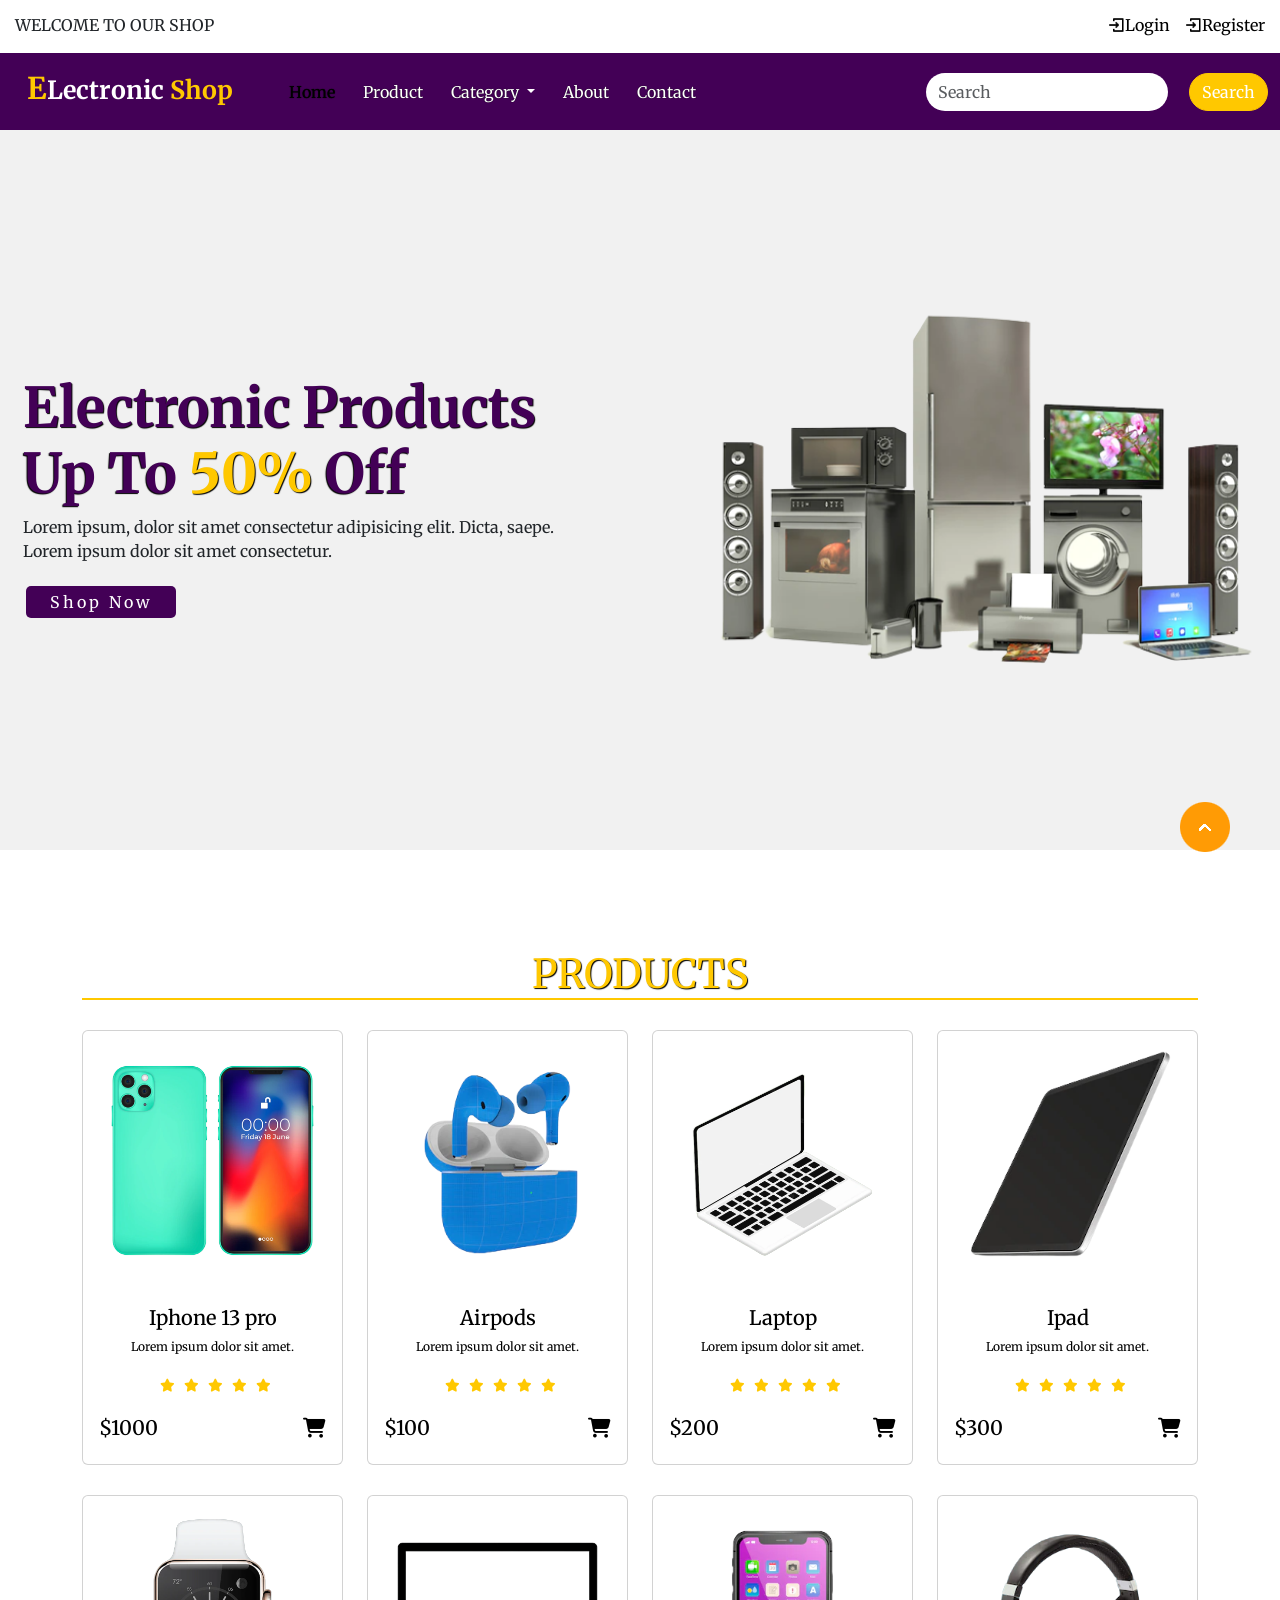
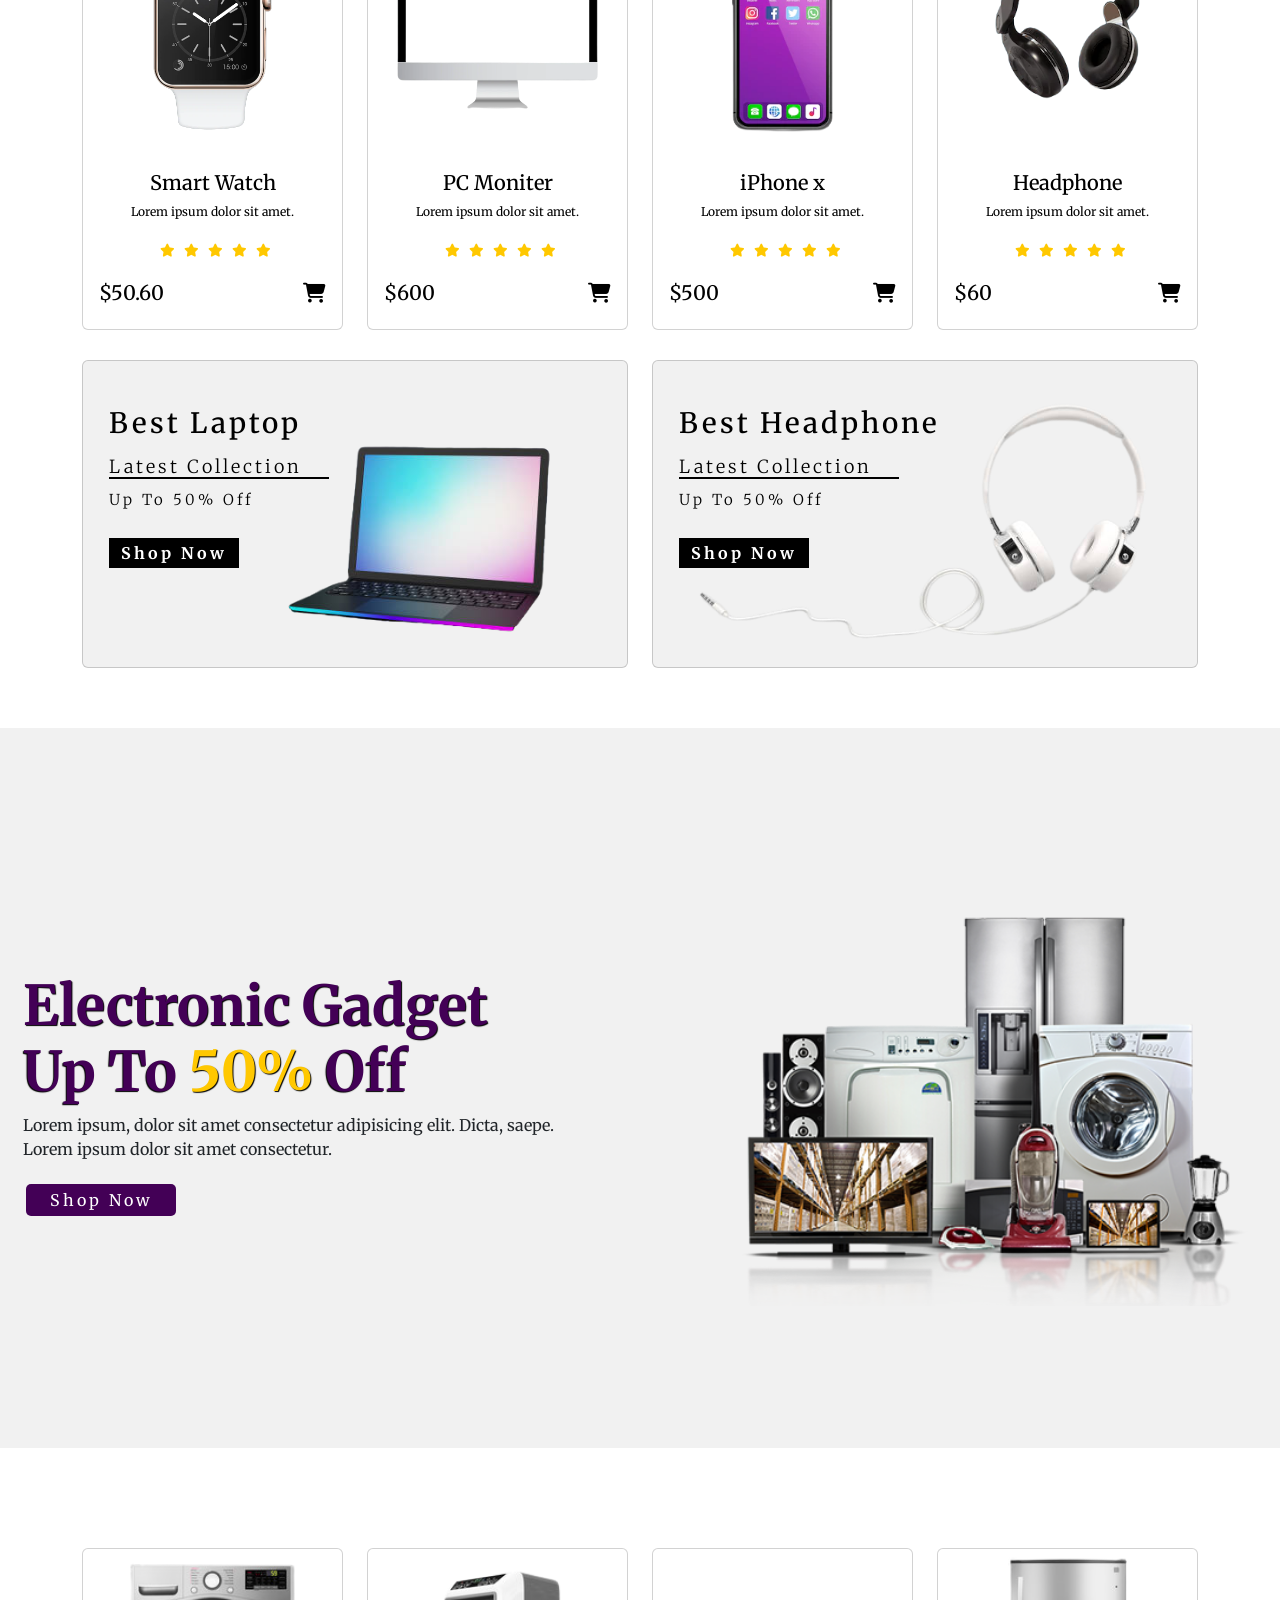
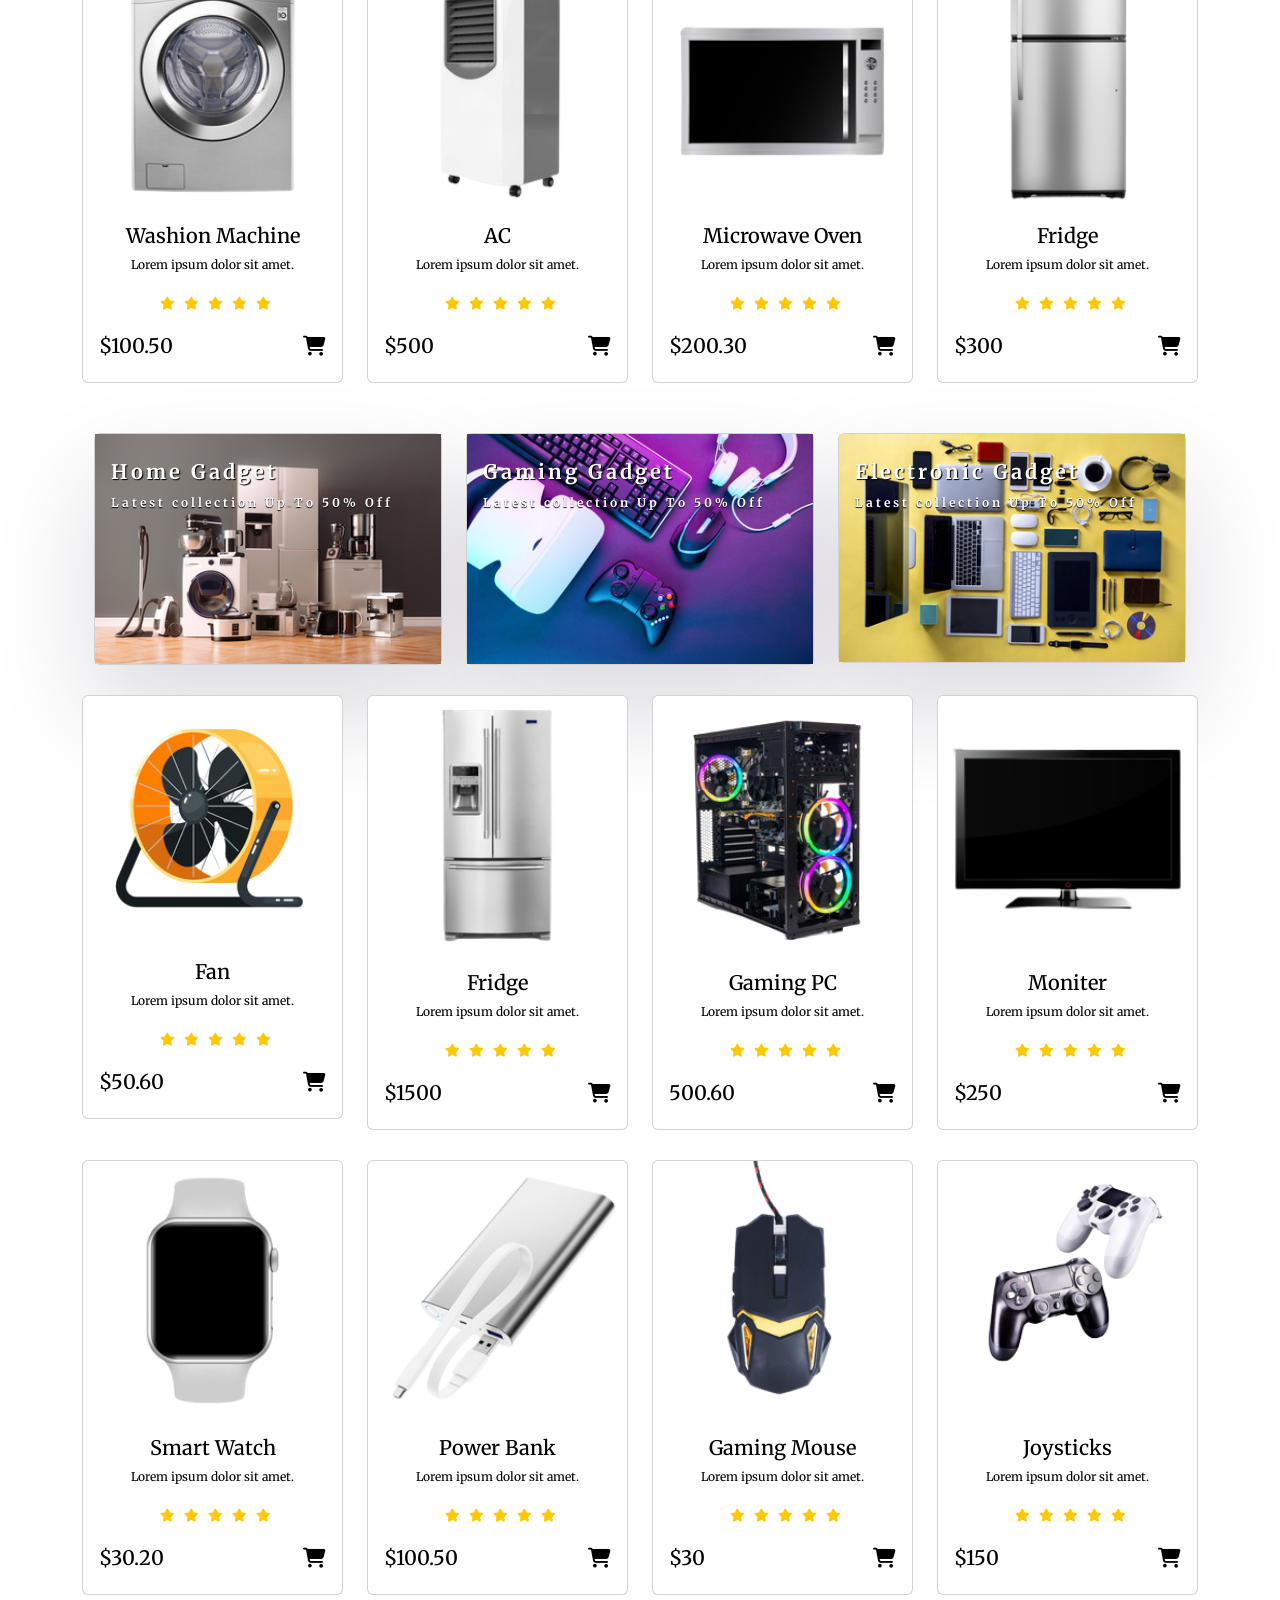
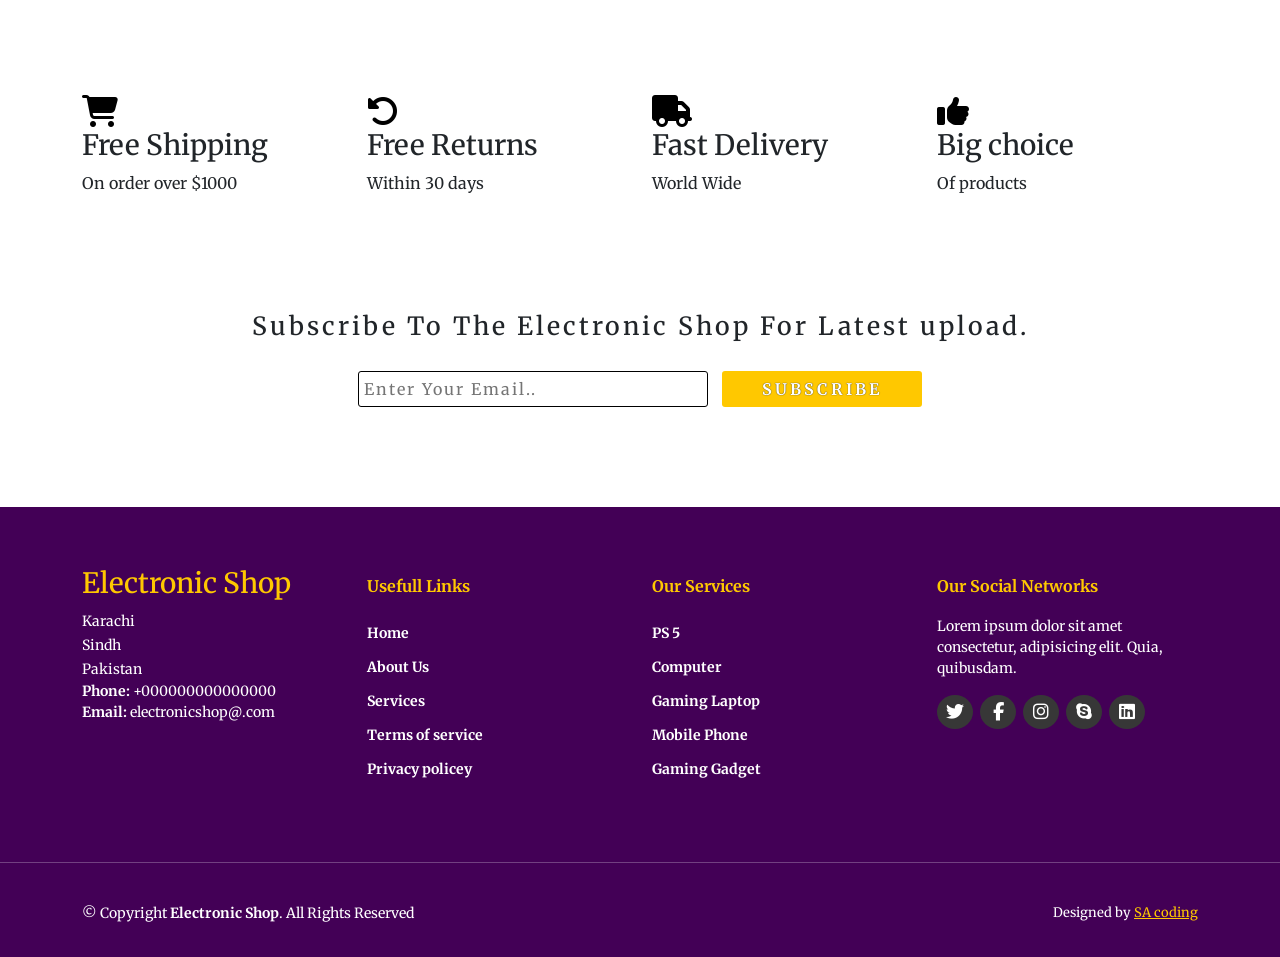
<file: electronic shop/index.html>
<!DOCTYPE html>
<html lang="en">
<head>
    <meta charset="UTF-8">
    <meta http-equiv="X-UA-Compatible" content="IE=edge">
    <meta name="viewport" content="width=device-width, initial-scale=1.0">
    <title>Electronic Shop</title>
    <link rel="stylesheet" href="style.css">
    <link rel="stylesheet" href="https://cdnjs.cloudflare.com/ajax/libs/font-awesome/6.2.0/css/all.min.css">
    <!-- bootstrap links -->
    <link href="https://cdn.jsdelivr.net/npm/bootstrap@5.0.2/dist/css/bootstrap.min.css" rel="stylesheet" integrity="sha384-EVSTQN3/azprG1Anm3QDgpJLIm9Nao0Yz1ztcQTwFspd3yD65VohhpuuCOmLASjC" crossorigin="anonymous">
    <!-- bootstrap links -->
    <!-- fonts links -->
    <link rel="preconnect" href="https://fonts.googleapis.com">
    <link rel="preconnect" href="https://fonts.gstatic.com" crossorigin>
    <link href="https://fonts.googleapis.com/css2?family=Merriweather&display=swap" rel="stylesheet">
    <!-- fonts links -->
</head>
<body>

    <!-- top navbar -->
    <div class="top-navbar">
        <p>WELCOME TO OUR SHOP</p>
        <div class="icons">
            <a href="login.html"><img src="./images/register.png" alt="" width="18px">Login</a>
            <a href="register.html"><img src="./images/register.png" alt="" width="18px">Register</a>
        </div>
    </div>
    <!-- top navbar -->

    <!-- navbar -->
    <nav class="navbar navbar-expand-lg" id="navbar">
        <div class="container-fluid">
          <a class="navbar-brand" href="index.html" id="logo"><span id="span1">E</span>Lectronic <span>Shop</span></a>
          <button class="navbar-toggler" type="button" data-bs-toggle="collapse" data-bs-target="#navbarSupportedContent" aria-controls="navbarSupportedContent" aria-expanded="false" aria-label="Toggle navigation">
            <span><img src="./images/menu.png" alt="" width="30px"></span>
          </button>
          <div class="collapse navbar-collapse" id="navbarSupportedContent">
            <ul class="navbar-nav me-auto mb-2 mb-lg-0">
              <li class="nav-item">
                <a class="nav-link active" aria-current="page" href="index.html">Home</a>
              </li>
              <li class="nav-item">
                <a class="nav-link" href="#">Product</a>
              </li>
              <li class="nav-item dropdown">
                <a class="nav-link dropdown-toggle" href="#" id="navbarDropdown" role="button" data-bs-toggle="dropdown" aria-expanded="false">
                  Category
                </a>
                <ul class="dropdown-menu" aria-labelledby="navbarDropdown" style="background-color: rgb(67 0 86);">
                  <li><a class="dropdown-item" href="#">Samrt Phone</a></li>
                  <li><a class="dropdown-item" href="#">Mobile Phone</a></li>
                  <li><a class="dropdown-item" href="#">Cameras</a></li>
                  <li><a class="dropdown-item" href="#">Fridge</a></li>
                  <li><a class="dropdown-item" href="#">AC</a></li>
                  <li><a class="dropdown-item" href="#">Samrt Watch</a></li>
                  <li><a class="dropdown-item" href="#">Headphone</a></li>
                  <li><a class="dropdown-item" href="#">Laptop</a></li>
                  <li><a class="dropdown-item" href="#">PC Moniter</a></li>
                </ul>
              </li>
              <li class="nav-item">
                <a class="nav-link" href="about.html">About</a>
              </li>
              <li class="nav-item">
                <a class="nav-link" href="contact.html">Contact</a>
              </li>
            </ul>
            <form class="d-flex" id="search">
              <input class="form-control me-2" type="search" placeholder="Search" aria-label="Search">
              <button class="btn btn-outline-success" type="submit">Search</button>
            </form>
          </div>
        </div>
      </nav>
    <!-- navbar -->
    






    
    <!-- home content -->
    <section class="home">
    <div class="content">
      <h1> <span>Electronic Products</span>
        <br>
        Up To <span id="span2">50%</span> Off
      </h1>
      <p>Lorem ipsum, dolor sit amet consectetur adipisicing elit. Dicta, saepe.
        <br>Lorem ipsum dolor sit amet consectetur.
      </p>
      <div class="btn"><button>Shop Now</button></div>

    </div>
    <div class="img">
      <img src="./images/background.png" alt="">
    </div>
  </section>
    <!-- home content -->








    <!-- product cards -->
    <div class="container" id="product-cards">
      <h1 class="text-center">PRODUCTS</h1>
      <div class="row" style="margin-top: 30px;">
        <div class="col-md-3 py-3 py-md-0">
          <div class="card">
            <img src="./images/p6.png" alt="">
            <div class="card-body">
              <h3 class="text-center">Iphone 13 pro</h3>
              <p class="text-center">Lorem ipsum dolor sit amet.</p>
              <div class="star text-center">
                <i class="fa-solid fa-star checked"></i>
                <i class="fa-solid fa-star checked"></i>
                <i class="fa-solid fa-star checked"></i>
                <i class="fa-solid fa-star checked"></i>
                <i class="fa-solid fa-star checked"></i>
              </div>
              <h2>$1000 <span><li class="fa-solid fa-cart-shopping"></li></span></h2>
            </div>
          </div>
        </div>
        <div class="col-md-3 py-3 py-md-0">
          <div class="card">
            <img src="./images/a1.png" alt="">
            <div class="card-body">
              <h3 class="text-center">Airpods</h3>
              <p class="text-center">Lorem ipsum dolor sit amet.</p>
              <div class="star text-center">
                <i class="fa-solid fa-star checked"></i>
                <i class="fa-solid fa-star checked"></i>
                <i class="fa-solid fa-star checked"></i>
                <i class="fa-solid fa-star checked"></i>
                <i class="fa-solid fa-star checked"></i>
              </div>
              <h2>$100 <span><li class="fa-solid fa-cart-shopping"></li></span></h2>
            </div>
          </div>
        </div>
        <div class="col-md-3 py-3 py-md-0">
          <div class="card">
            <img src="./images/laptop2.png" alt="">
            <div class="card-body">
              <h3 class="text-center">Laptop</h3>
              <p class="text-center">Lorem ipsum dolor sit amet.</p>
              <div class="star text-center">
                <i class="fa-solid fa-star checked"></i>
                <i class="fa-solid fa-star checked"></i>
                <i class="fa-solid fa-star checked"></i>
                <i class="fa-solid fa-star checked"></i>
                <i class="fa-solid fa-star checked"></i>
              </div>
              <h2>$200 <span><li class="fa-solid fa-cart-shopping"></li></span></h2>
            </div>
          </div>
        </div>
        <div class="col-md-3 py-3 py-md-0">
          <div class="card">
            <img src="./images/t1.png" alt="">
            <div class="card-body">
              <h3 class="text-center">Ipad</h3>
              <p class="text-center">Lorem ipsum dolor sit amet.</p>
              <div class="star text-center">
                <i class="fa-solid fa-star checked"></i>
                <i class="fa-solid fa-star checked"></i>
                <i class="fa-solid fa-star checked"></i>
                <i class="fa-solid fa-star checked"></i>
                <i class="fa-solid fa-star checked"></i>
              </div>
              <h2>$300 <span><li class="fa-solid fa-cart-shopping"></li></span></h2>
            </div>
          </div>
        </div>
      </div>

      <div class="row" style="margin-top: 30px;">
        <div class="col-md-3 py-3 py-md-0">
          <div class="card">
            <img src="./images/w1.png" alt="">
            <div class="card-body">
              <h3 class="text-center">Smart Watch</h3>
              <p class="text-center">Lorem ipsum dolor sit amet.</p>
              <div class="star text-center">
                <i class="fa-solid fa-star checked"></i>
                <i class="fa-solid fa-star checked"></i>
                <i class="fa-solid fa-star checked"></i>
                <i class="fa-solid fa-star checked"></i>
                <i class="fa-solid fa-star checked"></i>
              </div>
              <h2>$50.60 <span><li class="fa-solid fa-cart-shopping"></li></span></h2>
            </div>
          </div>
        </div>
        <div class="col-md-3 py-3 py-md-0">
          <div class="card">
            <img src="./images/pcm1.png" alt="">
            <div class="card-body">
              <h3 class="text-center">PC Moniter</h3>
              <p class="text-center">Lorem ipsum dolor sit amet.</p>
              <div class="star text-center">
                <i class="fa-solid fa-star checked"></i>
                <i class="fa-solid fa-star checked"></i>
                <i class="fa-solid fa-star checked"></i>
                <i class="fa-solid fa-star checked"></i>
                <i class="fa-solid fa-star checked"></i>
              </div>
              <h2>$600 <span><li class="fa-solid fa-cart-shopping"></li></span></h2>
            </div>
          </div>
        </div>
        <div class="col-md-3 py-3 py-md-0">
          <div class="card">
            <img src="./images/phone1.png" alt="">
            <div class="card-body">
              <h3 class="text-center">iPhone x</h3>
              <p class="text-center">Lorem ipsum dolor sit amet.</p>
              <div class="star text-center">
                <i class="fa-solid fa-star checked"></i>
                <i class="fa-solid fa-star checked"></i>
                <i class="fa-solid fa-star checked"></i>
                <i class="fa-solid fa-star checked"></i>
                <i class="fa-solid fa-star checked"></i>
              </div>
              <h2>$500 <span><li class="fa-solid fa-cart-shopping"></li></span></h2>
            </div>
          </div>
        </div>
        <div class="col-md-3 py-3 py-md-0">
          <div class="card">
            <img src="./images/h1.png" alt="">
            <div class="card-body">
              <h3 class="text-center">Headphone</h3>
              <p class="text-center">Lorem ipsum dolor sit amet.</p>
              <div class="star text-center">
                <i class="fa-solid fa-star checked"></i>
                <i class="fa-solid fa-star checked"></i>
                <i class="fa-solid fa-star checked"></i>
                <i class="fa-solid fa-star checked"></i>
                <i class="fa-solid fa-star checked"></i>
              </div>
              <h2>$60 <span><li class="fa-solid fa-cart-shopping"></li></span></h2>
            </div>
          </div>
        </div>
      </div>
    </div>
    <!-- product cards -->









    <!-- other cards -->
    <div class="container" id="other-cards">
      <div class="row">
        <div class="col-md-6 py-3 py-md-0">
          <div class="card">
            <img src="./images/c1.png" alt="">
            <div class="card-img-overlay">
              <h3>Best Laptop</h3>
              <h5>Latest Collection</h5>
              <p>Up To 50% Off</p>
              <button id="shopnow">Shop Now</button>
            </div>
          </div>
        </div>
        <div class="col-md-6 py-3 py-md-0">
          <div class="card">
            <img src="./images/c2.png" alt="">
            <div class="card-img-overlay">
              <h3>Best Headphone</h3>
              <h5>Latest Collection</h5>
              <p>Up To 50% Off</p>
              <button id="shopnow">Shop Now</button>
            </div>
          </div>
        </div>
      </div>
    </div>
    <!-- other cards -->
   






    <!-- banner -->
    <section class="banner">
      <div class="content">
        <h1> <span>Electronic Gadget</span>
          <br>
          Up To <span id="span2">50%</span> Off
        </h1>
        <p>Lorem ipsum, dolor sit amet consectetur adipisicing elit. Dicta, saepe.
          <br>Lorem ipsum dolor sit amet consectetur.
        </p>
        <div class="btn"><button>Shop Now</button></div>
  
      </div>
      <div class="img">
        <img src="./images/image1.png" alt="">
      </div>
    </section>
    <!-- banner -->








    <!-- product cards -->
    <div class="container" id="product-cards">

      <div class="row" style="margin-top: 30px;">
        <div class="col-md-3 py-3 py-md-0">
          <div class="card">
            <img src="./images/pr1.png" alt="">
            <div class="card-body">
              <h3 class="text-center">Washion Machine</h3>
              <p class="text-center">Lorem ipsum dolor sit amet.</p>
              <div class="star text-center">
                <i class="fa-solid fa-star checked"></i>
                <i class="fa-solid fa-star checked"></i>
                <i class="fa-solid fa-star checked"></i>
                <i class="fa-solid fa-star checked"></i>
                <i class="fa-solid fa-star checked"></i>
              </div>
              <h2>$100.50 <span><li class="fa-solid fa-cart-shopping"></li></span></h2>
            </div>
          </div>
        </div>
        <div class="col-md-3 py-3 py-md-0">
          <div class="card">
            <img src="./images/pr2.png" alt="">
            <div class="card-body">
              <h3 class="text-center">AC</h3>
              <p class="text-center">Lorem ipsum dolor sit amet.</p>
              <div class="star text-center">
                <i class="fa-solid fa-star checked"></i>
                <i class="fa-solid fa-star checked"></i>
                <i class="fa-solid fa-star checked"></i>
                <i class="fa-solid fa-star checked"></i>
                <i class="fa-solid fa-star checked"></i>
              </div>
              <h2>$500 <span><li class="fa-solid fa-cart-shopping"></li></span></h2>
            </div>
          </div>
        </div>
        <div class="col-md-3 py-3 py-md-0">
          <div class="card">
            <img src="./images/pr3.png" alt="">
            <div class="card-body">
              <h3 class="text-center">Microwave Oven</h3>
              <p class="text-center">Lorem ipsum dolor sit amet.</p>
              <div class="star text-center">
                <i class="fa-solid fa-star checked"></i>
                <i class="fa-solid fa-star checked"></i>
                <i class="fa-solid fa-star checked"></i>
                <i class="fa-solid fa-star checked"></i>
                <i class="fa-solid fa-star checked"></i>
              </div>
              <h2>$200.30 <span><li class="fa-solid fa-cart-shopping"></li></span></h2>
            </div>
          </div>
        </div>
        <div class="col-md-3 py-3 py-md-0">
          <div class="card">
            <img src="./images/pr4.png" alt="">
            <div class="card-body">
              <h3 class="text-center">Fridge</h3>
              <p class="text-center">Lorem ipsum dolor sit amet.</p>
              <div class="star text-center">
                <i class="fa-solid fa-star checked"></i>
                <i class="fa-solid fa-star checked"></i>
                <i class="fa-solid fa-star checked"></i>
                <i class="fa-solid fa-star checked"></i>
                <i class="fa-solid fa-star checked"></i>
              </div>
              <h2>$300 <span><li class="fa-solid fa-cart-shopping"></li></span></h2>
            </div>
          </div>
        </div>
      </div>

      <!-- other cards -->
    <div class="container" id="other">
      <div class="row">
        <div class="col-md-4 py-3 py-md-0">
          <div class="card">
            <img src="./images/c3.png" alt="">
            <div class="card-img-overlay">
              <h3>Home Gadget</h3>
              <p>Latest collection Up To 50% Off</p>
            </div>
          </div>
        </div>
        <div class="col-md-4 py-3 py-md-0">
          <div class="card">
            <img src="./images/c4.png" alt="">
            <div class="card-img-overlay">
              <h3>Gaming Gadget</h3>
              <p>Latest collection Up To 50% Off</p>
            </div>
          </div>
        </div>
        <div class="col-md-4 py-3 py-md-0">
          <div class="card">
            <img src="./images/c5.png" alt="">
            <div class="card-img-overlay">
              <h3>Electronic Gadget</h3>
              <p>Latest collection Up To 50% Off</p>
            </div>
          </div>
        </div>
      </div>
    </div>
    <!-- other cards -->




      <div class="row" style="margin-top: 30px;">
        <div class="col-md-3 py-3 py-md-0">
          <div class="card">
            <img src="./images/pr5.png" alt="">
            <div class="card-body">
              <h3 class="text-center">Fan</h3>
              <p class="text-center">Lorem ipsum dolor sit amet.</p>
              <div class="star text-center">
                <i class="fa-solid fa-star checked"></i>
                <i class="fa-solid fa-star checked"></i>
                <i class="fa-solid fa-star checked"></i>
                <i class="fa-solid fa-star checked"></i>
                <i class="fa-solid fa-star checked"></i>
              </div>
              <h2>$50.60 <span><li class="fa-solid fa-cart-shopping"></li></span></h2>
            </div>
          </div>
        </div>
        <div class="col-md-3 py-3 py-md-0">
          <div class="card">
            <img src="./images/pr6.png" alt="">
            <div class="card-body">
              <h3 class="text-center">Fridge</h3>
              <p class="text-center">Lorem ipsum dolor sit amet.</p>
              <div class="star text-center">
                <i class="fa-solid fa-star checked"></i>
                <i class="fa-solid fa-star checked"></i>
                <i class="fa-solid fa-star checked"></i>
                <i class="fa-solid fa-star checked"></i>
                <i class="fa-solid fa-star checked"></i>
              </div>
              <h2>$1500 <span><li class="fa-solid fa-cart-shopping"></li></span></h2>
            </div>
          </div>
        </div>
        <div class="col-md-3 py-3 py-md-0">
          <div class="card">
            <img src="./images/pr7.png" alt="">
            <div class="card-body">
              <h3 class="text-center">Gaming PC</h3>
              <p class="text-center">Lorem ipsum dolor sit amet.</p>
              <div class="star text-center">
                <i class="fa-solid fa-star checked"></i>
                <i class="fa-solid fa-star checked"></i>
                <i class="fa-solid fa-star checked"></i>
                <i class="fa-solid fa-star checked"></i>
                <i class="fa-solid fa-star checked"></i>
              </div>
              <h2>500.60 <span><li class="fa-solid fa-cart-shopping"></li></span></h2>
            </div>
          </div>
        </div>
        <div class="col-md-3 py-3 py-md-0">
          <div class="card">
            <img src="./images/pr8.png" alt="">
            <div class="card-body">
              <h3 class="text-center">Moniter</h3>
              <p class="text-center">Lorem ipsum dolor sit amet.</p>
              <div class="star text-center">
                <i class="fa-solid fa-star checked"></i>
                <i class="fa-solid fa-star checked"></i>
                <i class="fa-solid fa-star checked"></i>
                <i class="fa-solid fa-star checked"></i>
                <i class="fa-solid fa-star checked"></i>
              </div>
              <h2>$250 <span><li class="fa-solid fa-cart-shopping"></li></span></h2>
            </div>
          </div>
        </div>
      </div>



      <div class="row" style="margin-top: 30px;">
        <div class="col-md-3 py-3 py-md-0">
          <div class="card">
            <img src="./images/pr9.png" alt="">
            <div class="card-body">
              <h3 class="text-center">Smart Watch</h3>
              <p class="text-center">Lorem ipsum dolor sit amet.</p>
              <div class="star text-center">
                <i class="fa-solid fa-star checked"></i>
                <i class="fa-solid fa-star checked"></i>
                <i class="fa-solid fa-star checked"></i>
                <i class="fa-solid fa-star checked"></i>
                <i class="fa-solid fa-star checked"></i>
              </div>
              <h2>$30.20 <span><li class="fa-solid fa-cart-shopping"></li></span></h2>
            </div>
          </div>
        </div>
        <div class="col-md-3 py-3 py-md-0">
          <div class="card">
            <img src="./images/pr10.png" alt="">
            <div class="card-body">
              <h3 class="text-center">Power Bank</h3>
              <p class="text-center">Lorem ipsum dolor sit amet.</p>
              <div class="star text-center">
                <i class="fa-solid fa-star checked"></i>
                <i class="fa-solid fa-star checked"></i>
                <i class="fa-solid fa-star checked"></i>
                <i class="fa-solid fa-star checked"></i>
                <i class="fa-solid fa-star checked"></i>
              </div>
              <h2>$100.50 <span><li class="fa-solid fa-cart-shopping"></li></span></h2>
            </div>
          </div>
        </div>
        <div class="col-md-3 py-3 py-md-0">
          <div class="card">
            <img src="./images/pr11.png" alt="">
            <div class="card-body">
              <h3 class="text-center">Gaming Mouse</h3>
              <p class="text-center">Lorem ipsum dolor sit amet.</p>
              <div class="star text-center">
                <i class="fa-solid fa-star checked"></i>
                <i class="fa-solid fa-star checked"></i>
                <i class="fa-solid fa-star checked"></i>
                <i class="fa-solid fa-star checked"></i>
                <i class="fa-solid fa-star checked"></i>
              </div>
              <h2>$30 <span><li class="fa-solid fa-cart-shopping"></li></span></h2>
            </div>
          </div>
        </div>
        <div class="col-md-3 py-3 py-md-0">
          <div class="card">
            <img src="./images/pr12.png" alt="">
            <div class="card-body">
              <h3 class="text-center">Joysticks</h3>
              <p class="text-center">Lorem ipsum dolor sit amet.</p>
              <div class="star text-center">
                <i class="fa-solid fa-star checked"></i>
                <i class="fa-solid fa-star checked"></i>
                <i class="fa-solid fa-star checked"></i>
                <i class="fa-solid fa-star checked"></i>
                <i class="fa-solid fa-star checked"></i>
              </div>
              <h2>$150 <span><li class="fa-solid fa-cart-shopping"></li></span></h2>
            </div>
          </div>
        </div>
      </div>
    </div>
    <!-- product cards -->









    <!-- offer -->
    <div class="container" id="offer">
      <div class="row">
        <div class="col-md-3 py-3 py-md-0">
          <i class="fa-solid fa-cart-shopping"></i>
          <h3>Free Shipping</h3>
          <p>On order over $1000</p>
        </div>
        <div class="col-md-3 py-3 py-md-0">
          <i class="fa-solid fa-rotate-left"></i>
          <h3>Free Returns</h3>
          <p>Within 30 days</p>
        </div>
        <div class="col-md-3 py-3 py-md-0">
          <i class="fa-solid fa-truck"></i>
          <h3>Fast Delivery</h3>
          <p>World Wide</p>
        </div>
        <div class="col-md-3 py-3 py-md-0">
          <i class="fa-solid fa-thumbs-up"></i>
          <h3>Big choice</h3>
          <p>Of products</p>
        </div>
      </div>
    </div>
    <!-- offer -->





    
    <!-- newslater -->
    <div class="container" id="newslater">
      <h3 class="text-center">Subscribe To The Electronic Shop For Latest upload.</h3>
      <div class="input text-center">
        <input type="text" placeholder="Enter Your Email..">
        <button id="subscribe">SUBSCRIBE</button>
      </div>
    </div>
    <!-- newslater -->






    <!-- footer -->
    <footer id="footer">
      <div class="footer-top">
        <div class="container">
          <div class="row">

            <div class="col-lg-3 col-md-6 footer-contact">
              <h3>Electronic Shop</h3>
              <p>
                Karachi <br>
                Sindh <br>
                Pakistan <br>
              </p>
              <strong>Phone:</strong> +000000000000000 <br>
              <strong>Email:</strong> electronicshop@.com <br>
            </div>

            <div class="col-lg-3 col-md-6 footer-links">
              <h4>Usefull Links</h4>
             <ul>
              <li><a href="#">Home</a></li>
              <li><a href="#">About Us</a></li>
              <li><a href="#">Services</a></li>
              <li><a href="#">Terms of service</a></li>
              <li><a href="#">Privacy policey</a></li>
             </ul>
            </div>



           

            <div class="col-lg-3 col-md-6 footer-links">
              <h4>Our Services</h4>

             <ul>
              <li><a href="#">PS 5</a></li>
              <li><a href="#">Computer</a></li>
              <li><a href="#">Gaming Laptop</a></li>
              <li><a href="#">Mobile Phone</a></li>
              <li><a href="#">Gaming Gadget</a></li>
             </ul>
            </div>

            <div class="col-lg-3 col-md-6 footer-links">
              <h4>Our Social Networks</h4>
              <p>Lorem ipsum dolor sit amet consectetur, adipisicing elit. Quia, quibusdam.</p>

              <div class="socail-links mt-3">
                <a href="#"><i class="fa-brands fa-twitter"></i></a>
                <a href="#"><i class="fa-brands fa-facebook-f"></i></a>
                <a href="#"><i class="fa-brands fa-instagram"></i></a>
                <a href="#"><i class="fa-brands fa-skype"></i></a>
                <a href="#"><i class="fa-brands fa-linkedin"></i></a>
              </div>
            
            </div>

          </div>
        </div>
      </div>
      <hr>
      <div class="container py-4">
        <div class="copyright">
          &copy; Copyright <strong><span>Electronic Shop</span></strong>. All Rights Reserved
        </div>
        <div class="credits">
          Designed by <a href="#">SA coding</a>
        </div>
      </div>
    </footer>
    <!-- footer -->







    <a href="#" class="arrow"><i><img src="./images/arrow.png" alt=""></i></a>













    <script src="https://cdn.jsdelivr.net/npm/bootstrap@5.0.2/dist/js/bootstrap.bundle.min.js" integrity="sha384-MrcW6ZMFYlzcLA8Nl+NtUVF0sA7MsXsP1UyJoMp4YLEuNSfAP+JcXn/tWtIaxVXM" crossorigin="anonymous"></script>

</body>
</html>
</file>
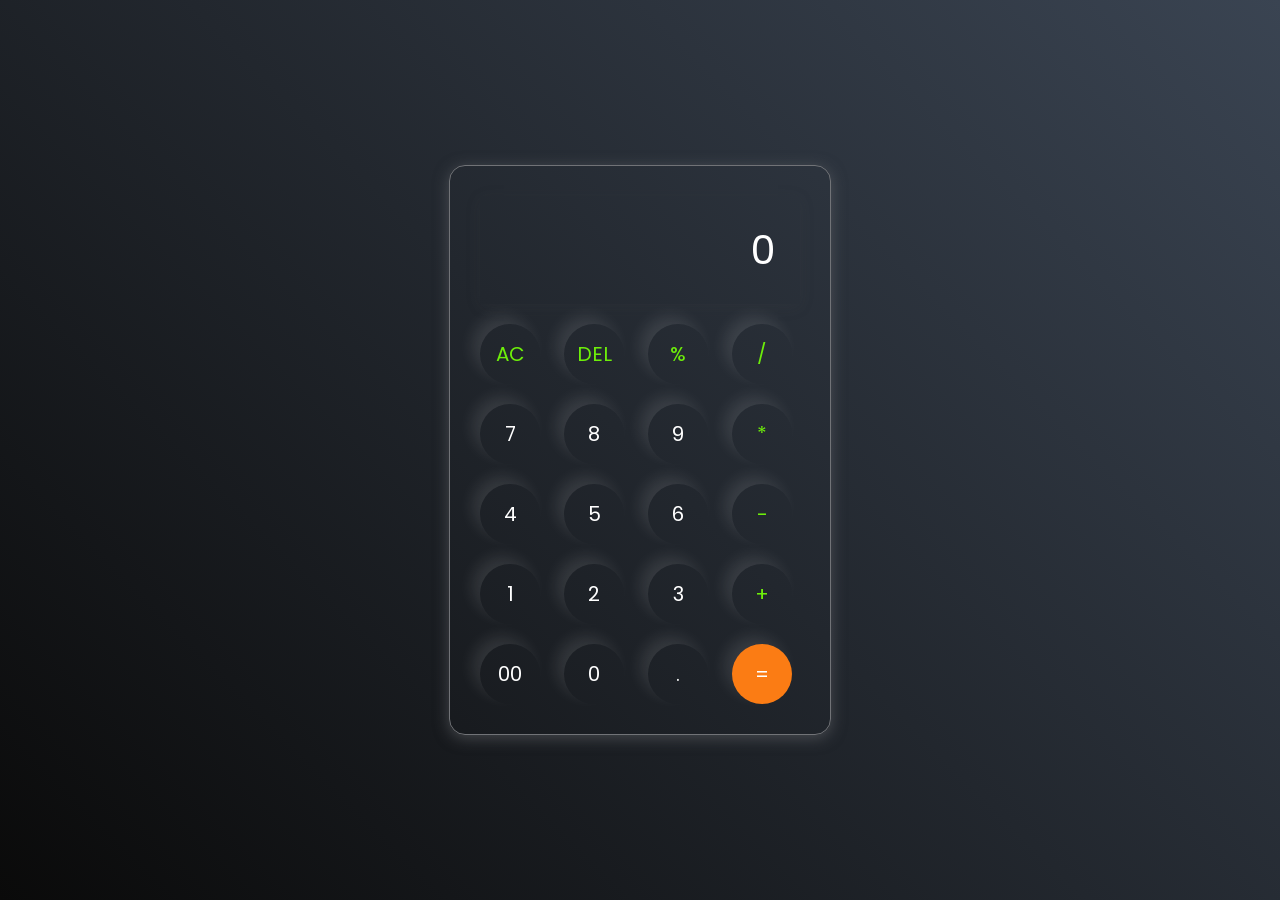
<file: calculator/calculator.html>
<!DOCTYPE html>
<html lang="en">
<head>
    <meta charset="UTF-8">
    <meta name="viewport" content="width=device-width, initial-scale=1.0">
    <title>Calculator</title>
    <link rel="stylesheet" href="stylec.css" />
</head>
<body>
    <div class="Calculator">
        <input type="text" placeholder="0" id="inputBox">
        <div>
            <button class="operator">AC</button>
            <button class="operator">DEL</button>
            <button class="operator">%</button>
            <button class="operator">/</button>
        </div>
        <div>
            <button>7</button>
            <button>8</button>
            <button>9</button>
            <button class="operator">*</button>
        </div>
        <div>
            <button>4</button>
            <button>5</button>
            <button>6</button>
            <button class="operator">-</button>
        </div>
        <div>
            <button>1</button>
            <button>2</button>
            <button>3</button>
            <button class="operator">+</button>
        </div>
        <div>
            <button>00</button>
            <button>0</button>
            <button>.</button>
            <button class="equalBtn">=</button>
        </div>
    </div>

    <script src="scriptc.js"></script>
    
</body>
</html>
</file>
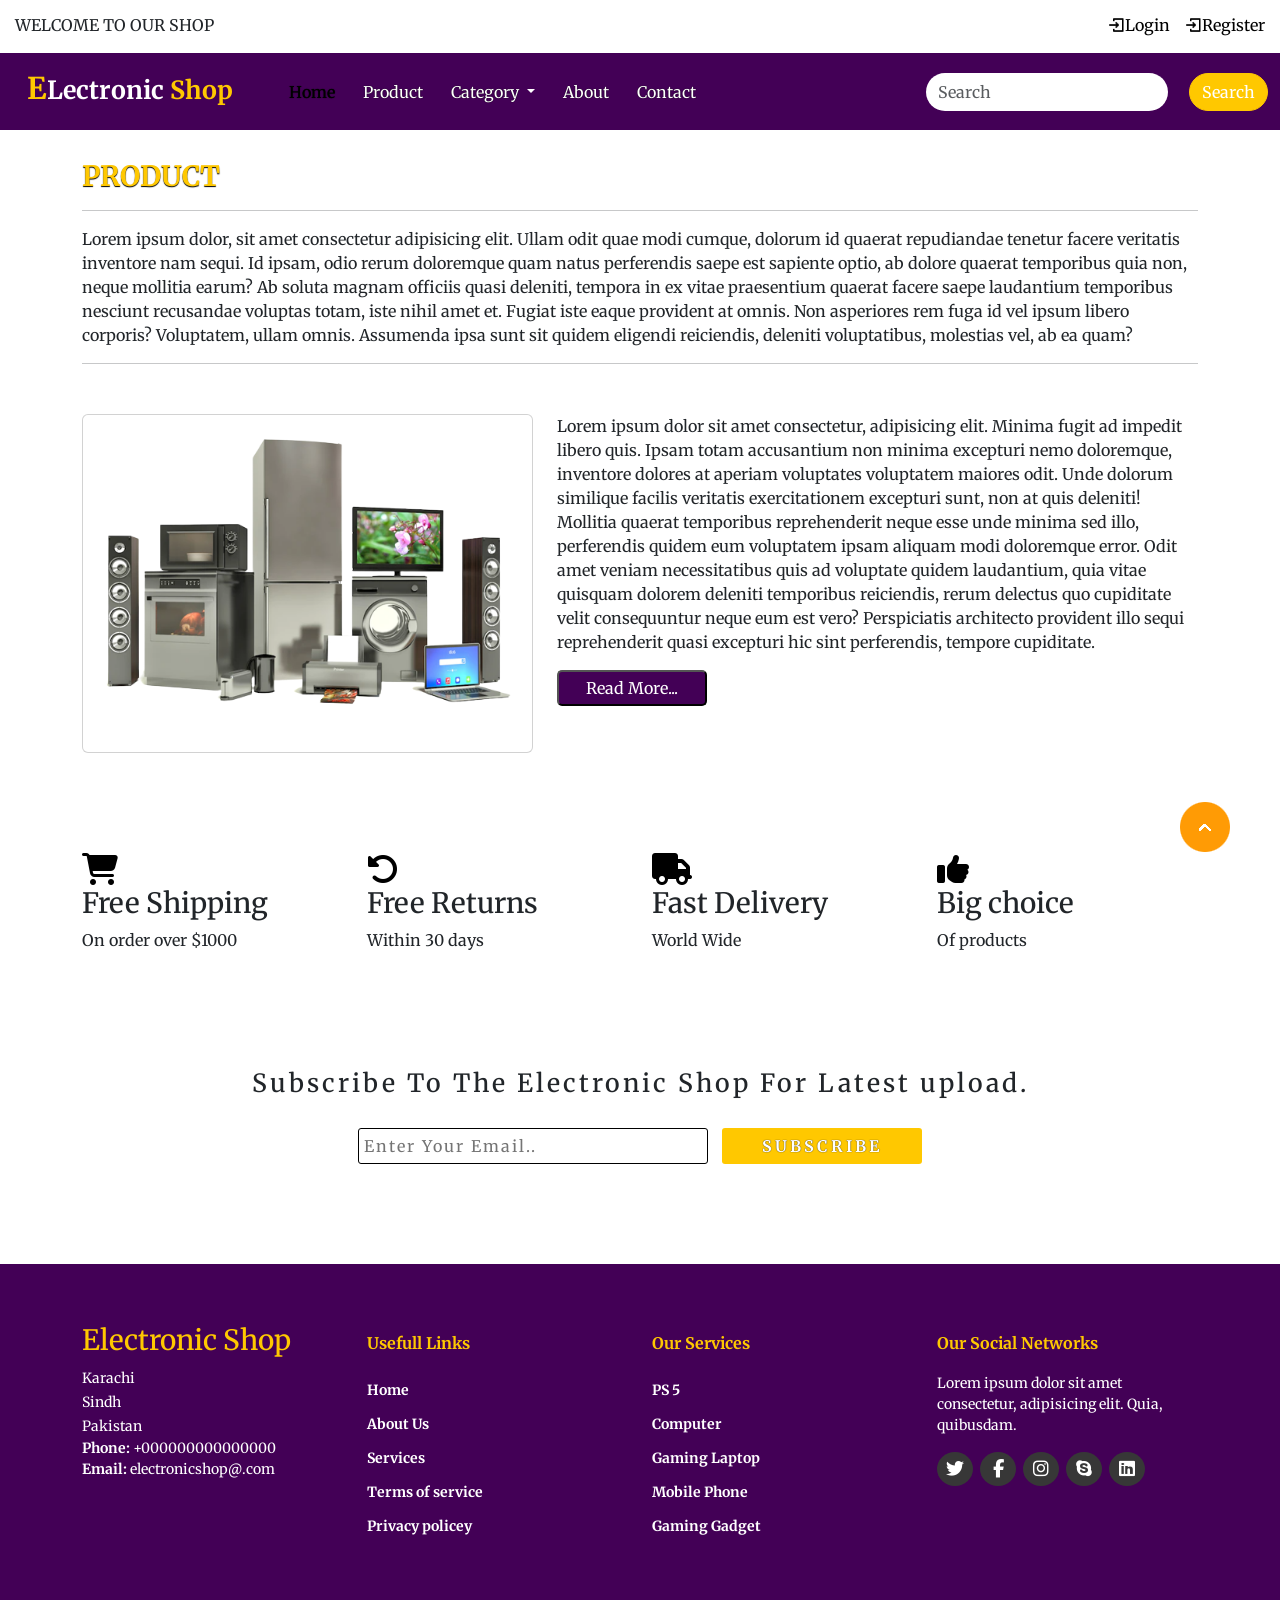
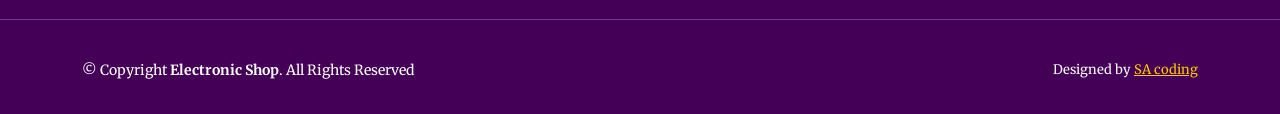
<file: electronic shop/about.html>
<!DOCTYPE html>
<html lang="en">
<head>
    <meta charset="UTF-8">
    <meta http-equiv="X-UA-Compatible" content="IE=edge">
    <meta name="viewport" content="width=device-width, initial-scale=1.0">
    <title>Electronic Shop</title>
    <link rel="stylesheet" href="style.css">
    <link rel="stylesheet" href="https://cdnjs.cloudflare.com/ajax/libs/font-awesome/6.2.0/css/all.min.css">
    <!-- bootstrap links -->
    <link href="https://cdn.jsdelivr.net/npm/bootstrap@5.0.2/dist/css/bootstrap.min.css" rel="stylesheet" integrity="sha384-EVSTQN3/azprG1Anm3QDgpJLIm9Nao0Yz1ztcQTwFspd3yD65VohhpuuCOmLASjC" crossorigin="anonymous">
    <!-- bootstrap links -->
    <!-- fonts links -->
    <link rel="preconnect" href="https://fonts.googleapis.com">
    <link rel="preconnect" href="https://fonts.gstatic.com" crossorigin>
    <link href="https://fonts.googleapis.com/css2?family=Merriweather&display=swap" rel="stylesheet">
    <!-- fonts links -->
</head>
<body>

    <!-- top navbar -->
    <div class="top-navbar">
        <p>WELCOME TO OUR SHOP</p>
        <div class="icons">
            <a href="login.html"><img src="./images/register.png" alt="" width="18px">Login</a>
            <a href="register.html"><img src="./images/register.png" alt="" width="18px">Register</a>
        </div>
    </div>
    <!-- top navbar -->

    <!-- navbar -->
    <nav class="navbar navbar-expand-lg" id="navbar">
        <div class="container-fluid">
          <a class="navbar-brand" href="index.html" id="logo"><span id="span1">E</span>Lectronic <span>Shop</span></a>
          <button class="navbar-toggler" type="button" data-bs-toggle="collapse" data-bs-target="#navbarSupportedContent" aria-controls="navbarSupportedContent" aria-expanded="false" aria-label="Toggle navigation">
            <span><img src="./images/menu.png" alt="" width="30px"></span>
          </button>
          <div class="collapse navbar-collapse" id="navbarSupportedContent">
            <ul class="navbar-nav me-auto mb-2 mb-lg-0">
              <li class="nav-item">
                <a class="nav-link active" aria-current="page" href="index.html">Home</a>
              </li>
              <li class="nav-item">
                <a class="nav-link" href="#">Product</a>
              </li>
              <li class="nav-item dropdown">
                <a class="nav-link dropdown-toggle" href="#" id="navbarDropdown" role="button" data-bs-toggle="dropdown" aria-expanded="false">
                  Category
                </a>
                <ul class="dropdown-menu" aria-labelledby="navbarDropdown" style="background-color: rgb(67 0 86);">
                  <li><a class="dropdown-item" href="#">Samrt Phone</a></li>
                  <li><a class="dropdown-item" href="#">Mobile Phone</a></li>
                  <li><a class="dropdown-item" href="#">Cameras</a></li>
                  <li><a class="dropdown-item" href="#">Fridge</a></li>
                  <li><a class="dropdown-item" href="#">AC</a></li>
                  <li><a class="dropdown-item" href="#">Samrt Watch</a></li>
                  <li><a class="dropdown-item" href="#">Headphone</a></li>
                  <li><a class="dropdown-item" href="#">Laptop</a></li>
                  <li><a class="dropdown-item" href="#">PC Moniter</a></li>
                </ul>
              </li>
              <li class="nav-item">
                <a class="nav-link" href="about.html">About</a>
              </li>
              <li class="nav-item">
                <a class="nav-link" href="contact.html">Contact</a>
              </li>
            </ul>
            <form class="d-flex" id="search">
              <input class="form-control me-2" type="search" placeholder="Search" aria-label="Search">
              <button class="btn btn-outline-success" type="submit">Search</button>
            </form>
          </div>
        </div>
      </nav>
    <!-- navbar -->
    






 
    <div class="container" id="about">
        <h3>PRODUCT</h3>
        <hr><p>Lorem ipsum dolor, sit amet consectetur adipisicing elit. Ullam odit quae modi cumque, dolorum id quaerat repudiandae tenetur facere veritatis inventore nam sequi. Id ipsam, odio rerum doloremque quam natus perferendis saepe est sapiente optio, ab dolore quaerat temporibus quia non, neque mollitia earum? Ab soluta magnam officiis quasi deleniti, tempora in ex vitae praesentium quaerat facere saepe laudantium temporibus nesciunt recusandae voluptas totam, iste nihil amet et. Fugiat iste eaque provident at omnis. Non asperiores rem fuga id vel ipsum libero corporis? Voluptatem, ullam omnis. Assumenda ipsa sunt sit quidem eligendi reiciendis, deleniti voluptatibus, molestias vel, ab ea quam?</p>
        <hr>
        <div class="row" style="margin-top: 50px;">
            <div class="col-md-5 py-3 py-md-0">
                <div class="card">
                    <img src="./images/background.png" alt="">
                </div>
            </div>
            <div class="col-md-7 py-3 py-md-0">
                <p>Lorem ipsum dolor sit amet consectetur, adipisicing elit. Minima fugit ad impedit libero quis. Ipsam totam accusantium non minima excepturi nemo doloremque, inventore dolores at aperiam voluptates voluptatem maiores odit. Unde dolorum similique facilis veritatis exercitationem excepturi sunt, non at quis deleniti! Mollitia quaerat temporibus reprehenderit neque esse unde minima sed illo, perferendis quidem eum voluptatem ipsam aliquam modi doloremque error. Odit amet veniam necessitatibus quis ad voluptate quidem laudantium, quia vitae quisquam dolorem deleniti temporibus reiciendis, rerum delectus quo cupiditate velit consequuntur neque eum est vero? Perspiciatis architecto provident illo sequi reprehenderit quasi excepturi hic sint perferendis, tempore cupiditate.</p>
                <button>Read More...</button>
            </div>
        </div>
    </div>








    <!-- offer -->
    <div class="container" id="offer">
      <div class="row">
        <div class="col-md-3 py-3 py-md-0">
          <i class="fa-solid fa-cart-shopping"></i>
          <h3>Free Shipping</h3>
          <p>On order over $1000</p>
        </div>
        <div class="col-md-3 py-3 py-md-0">
          <i class="fa-solid fa-rotate-left"></i>
          <h3>Free Returns</h3>
          <p>Within 30 days</p>
        </div>
        <div class="col-md-3 py-3 py-md-0">
          <i class="fa-solid fa-truck"></i>
          <h3>Fast Delivery</h3>
          <p>World Wide</p>
        </div>
        <div class="col-md-3 py-3 py-md-0">
          <i class="fa-solid fa-thumbs-up"></i>
          <h3>Big choice</h3>
          <p>Of products</p>
        </div>
      </div>
    </div>
    <!-- offer -->





    
    <!-- newslater -->
    <div class="container" id="newslater">
      <h3 class="text-center">Subscribe To The Electronic Shop For Latest upload.</h3>
      <div class="input text-center">
        <input type="text" placeholder="Enter Your Email..">
        <button id="subscribe">SUBSCRIBE</button>
      </div>
    </div>
    <!-- newslater -->






    <!-- footer -->
    <footer id="footer">
      <div class="footer-top">
        <div class="container">
          <div class="row">

            <div class="col-lg-3 col-md-6 footer-contact">
              <h3>Electronic Shop</h3>
              <p>
                Karachi <br>
                Sindh <br>
                Pakistan <br>
              </p>
              <strong>Phone:</strong> +000000000000000 <br>
              <strong>Email:</strong> electronicshop@.com <br>
            </div>

            <div class="col-lg-3 col-md-6 footer-links">
              <h4>Usefull Links</h4>
             <ul>
              <li><a href="#">Home</a></li>
              <li><a href="#">About Us</a></li>
              <li><a href="#">Services</a></li>
              <li><a href="#">Terms of service</a></li>
              <li><a href="#">Privacy policey</a></li>
             </ul>
            </div>



           

            <div class="col-lg-3 col-md-6 footer-links">
              <h4>Our Services</h4>

             <ul>
              <li><a href="#">PS 5</a></li>
              <li><a href="#">Computer</a></li>
              <li><a href="#">Gaming Laptop</a></li>
              <li><a href="#">Mobile Phone</a></li>
              <li><a href="#">Gaming Gadget</a></li>
             </ul>
            </div>

            <div class="col-lg-3 col-md-6 footer-links">
              <h4>Our Social Networks</h4>
              <p>Lorem ipsum dolor sit amet consectetur, adipisicing elit. Quia, quibusdam.</p>

              <div class="socail-links mt-3">
                <a href="#"><i class="fa-brands fa-twitter"></i></a>
                <a href="#"><i class="fa-brands fa-facebook-f"></i></a>
                <a href="#"><i class="fa-brands fa-instagram"></i></a>
                <a href="#"><i class="fa-brands fa-skype"></i></a>
                <a href="#"><i class="fa-brands fa-linkedin"></i></a>
              </div>
            
            </div>

          </div>
        </div>
      </div>
      <hr>
      <div class="container py-4">
        <div class="copyright">
          &copy; Copyright <strong><span>Electronic Shop</span></strong>. All Rights Reserved
        </div>
        <div class="credits">
          Designed by <a href="#">SA coding</a>
        </div>
      </div>
    </footer>
    <!-- footer -->







    <a href="#" class="arrow"><i><img src="./images/arrow.png" alt=""></i></a>













    <script src="https://cdn.jsdelivr.net/npm/bootstrap@5.0.2/dist/js/bootstrap.bundle.min.js" integrity="sha384-MrcW6ZMFYlzcLA8Nl+NtUVF0sA7MsXsP1UyJoMp4YLEuNSfAP+JcXn/tWtIaxVXM" crossorigin="anonymous"></script>

</body>
</html>
</file>
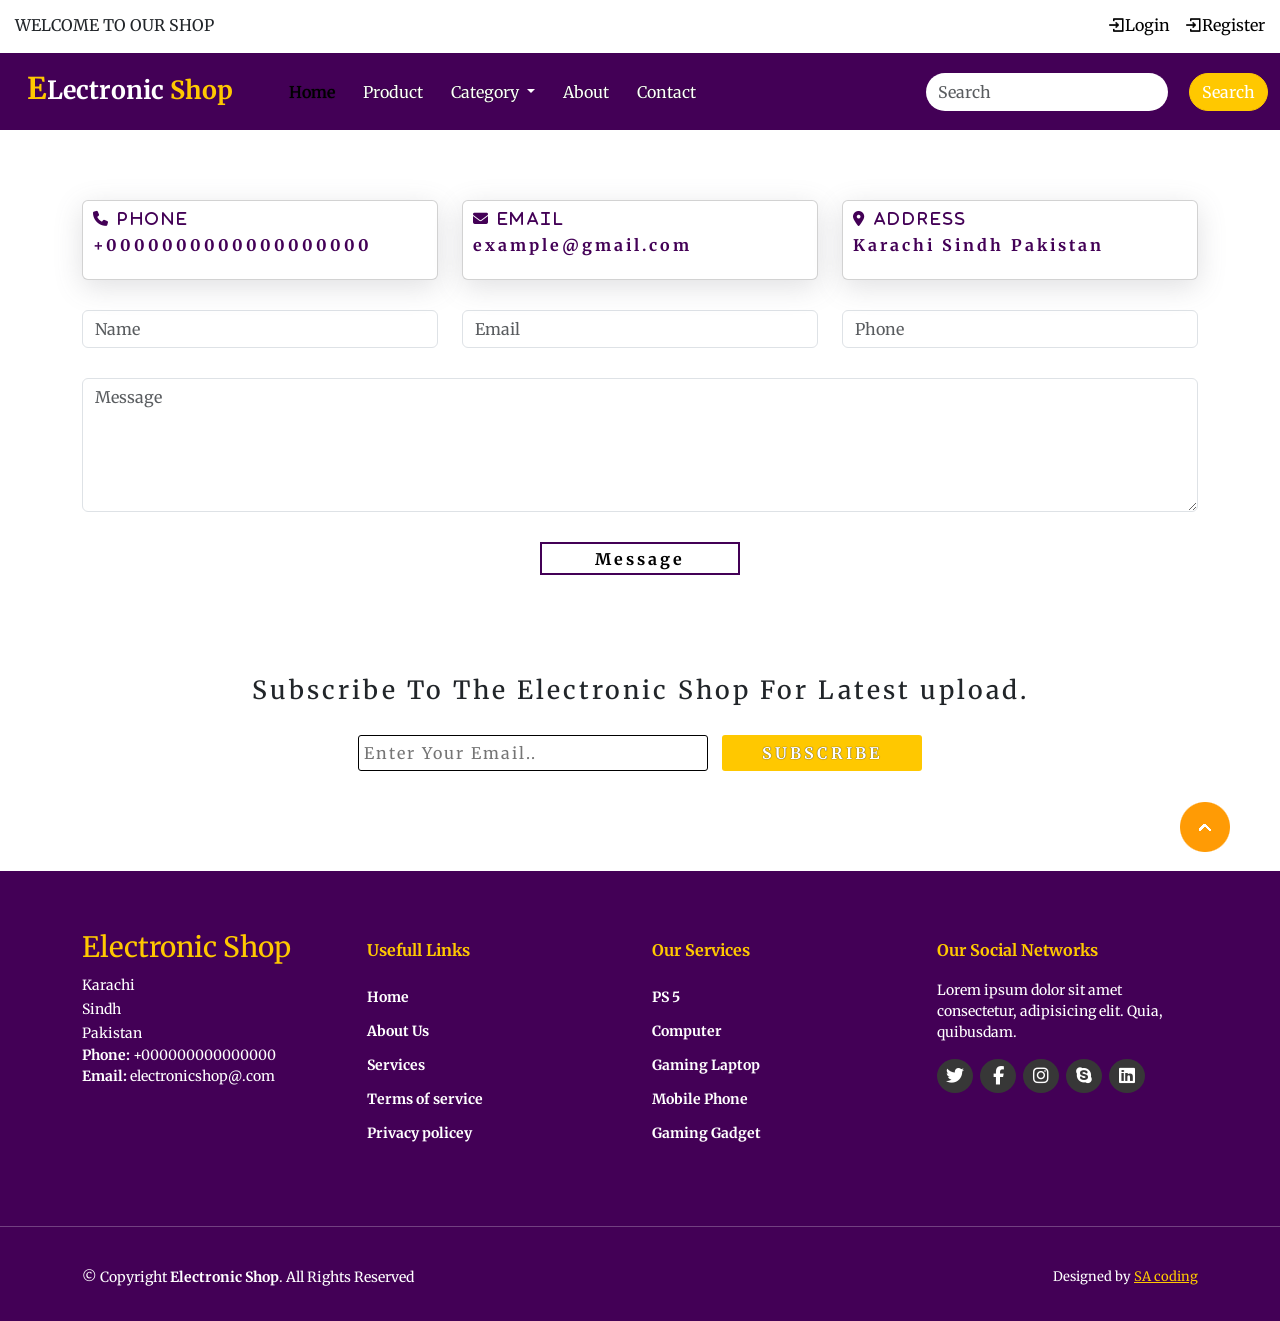
<file: electronic shop/contact.html>
<!DOCTYPE html>
<html lang="en">
<head>
    <meta charset="UTF-8">
    <meta http-equiv="X-UA-Compatible" content="IE=edge">
    <meta name="viewport" content="width=device-width, initial-scale=1.0">
    <title>Electronic Shop</title>
    <link rel="stylesheet" href="style.css">
    <link rel="stylesheet" href="https://cdnjs.cloudflare.com/ajax/libs/font-awesome/6.2.0/css/all.min.css">
    <!-- bootstrap links -->
    <link href="https://cdn.jsdelivr.net/npm/bootstrap@5.0.2/dist/css/bootstrap.min.css" rel="stylesheet" integrity="sha384-EVSTQN3/azprG1Anm3QDgpJLIm9Nao0Yz1ztcQTwFspd3yD65VohhpuuCOmLASjC" crossorigin="anonymous">
    <!-- bootstrap links -->
    <!-- fonts links -->
    <link rel="preconnect" href="https://fonts.googleapis.com">
    <link rel="preconnect" href="https://fonts.gstatic.com" crossorigin>
    <link href="https://fonts.googleapis.com/css2?family=Merriweather&display=swap" rel="stylesheet">
    <!-- fonts links -->
</head>
<body>

    <!-- top navbar -->
    <div class="top-navbar">
        <p>WELCOME TO OUR SHOP</p>
        <div class="icons">
            <a href="login.html"><img src="./images/register.png" alt="" width="18px">Login</a>
            <a href="register.html"><img src="./images/register.png" alt="" width="18px">Register</a>
        </div>
    </div>
    <!-- top navbar -->

    <!-- navbar -->
    <nav class="navbar navbar-expand-lg" id="navbar">
        <div class="container-fluid">
          <a class="navbar-brand" href="index.html" id="logo"><span id="span1">E</span>Lectronic <span>Shop</span></a>
          <button class="navbar-toggler" type="button" data-bs-toggle="collapse" data-bs-target="#navbarSupportedContent" aria-controls="navbarSupportedContent" aria-expanded="false" aria-label="Toggle navigation">
            <span><img src="./images/menu.png" alt="" width="30px"></span>
          </button>
          <div class="collapse navbar-collapse" id="navbarSupportedContent">
            <ul class="navbar-nav me-auto mb-2 mb-lg-0">
              <li class="nav-item">
                <a class="nav-link active" aria-current="page" href="index.html">Home</a>
              </li>
              <li class="nav-item">
                <a class="nav-link" href="#">Product</a>
              </li>
              <li class="nav-item dropdown">
                <a class="nav-link dropdown-toggle" href="#" id="navbarDropdown" role="button" data-bs-toggle="dropdown" aria-expanded="false">
                  Category
                </a>
                <ul class="dropdown-menu" aria-labelledby="navbarDropdown" style="background-color: rgb(67 0 86);">
                  <li><a class="dropdown-item" href="#">Samrt Phone</a></li>
                  <li><a class="dropdown-item" href="#">Mobile Phone</a></li>
                  <li><a class="dropdown-item" href="#">Cameras</a></li>
                  <li><a class="dropdown-item" href="#">Fridge</a></li>
                  <li><a class="dropdown-item" href="#">AC</a></li>
                  <li><a class="dropdown-item" href="#">Samrt Watch</a></li>
                  <li><a class="dropdown-item" href="#">Headphone</a></li>
                  <li><a class="dropdown-item" href="#">Laptop</a></li>
                  <li><a class="dropdown-item" href="#">PC Moniter</a></li>
                </ul>
              </li>
              <li class="nav-item">
                <a class="nav-link" href="about.html">About</a>
              </li>
              <li class="nav-item">
                <a class="nav-link" href="contact.html">Contact</a>
              </li>
            </ul>
            <form class="d-flex" id="search">
              <input class="form-control me-2" type="search" placeholder="Search" aria-label="Search">
              <button class="btn btn-outline-success" type="submit">Search</button>
            </form>
          </div>
        </div>
      </nav>
    <!-- navbar -->
    






    
   
    <div class="container" id="contact">
        <div class="row" style="margin-top: 50px;">
            <div class="col-md-4 py-3 py-md-0">
                <div class="card">
                    <i class="fas fa-phone"> Phone</i>
                    <h6>+0000000000000000000</h6>
                </div>
            </div>
            <div class="col-md-4 py-3 py-md-0">
                <div class="card">
                    <i class="fas fa-envelope"> Email</i>
                    <h6>example@gmail.com</h6>
                </div>
            </div>
            <div class="col-md-4 py-3 py-md-0">
                <div class="card">
                    <i class="fas fa-location-dot"> Address</i>
                    <h6>Karachi Sindh Pakistan</h6>
                </div>
            </div>
        </div>
        <div class="row" style="margin-top: 30px;">
            <div class="col-md-4 py-3 py-md-0">
                <input type="text" class="form-control form-control" placeholder="Name">
            </div>
            <div class="col-md-4 py-3 py-md-0">
                <input type="text" class="form-control form-control" placeholder="Email">
            </div>
            <div class="col-md-4 py-3 py-md-0">
                <input type="text" class="form-control form-control" placeholder="Phone">
            </div>
            <div class="form-group" style="margin-top: 30px;">
                <textarea class="form-control" id="" rows="5" placeholder="Message"></textarea>
            </div>
            <div class="messagebtn text-center"><button>Message</button></div>
        </div>
    </div>





    
    <!-- newslater -->
    <div class="container" id="newslater">
      <h3 class="text-center">Subscribe To The Electronic Shop For Latest upload.</h3>
      <div class="input text-center">
        <input type="text" placeholder="Enter Your Email..">
        <button id="subscribe">SUBSCRIBE</button>
      </div>
    </div>
    <!-- newslater -->






    <!-- footer -->
    <footer id="footer">
      <div class="footer-top">
        <div class="container">
          <div class="row">

            <div class="col-lg-3 col-md-6 footer-contact">
              <h3>Electronic Shop</h3>
              <p>
                Karachi <br>
                Sindh <br>
                Pakistan <br>
              </p>
              <strong>Phone:</strong> +000000000000000 <br>
              <strong>Email:</strong> electronicshop@.com <br>
            </div>

            <div class="col-lg-3 col-md-6 footer-links">
              <h4>Usefull Links</h4>
             <ul>
              <li><a href="#">Home</a></li>
              <li><a href="#">About Us</a></li>
              <li><a href="#">Services</a></li>
              <li><a href="#">Terms of service</a></li>
              <li><a href="#">Privacy policey</a></li>
             </ul>
            </div>



           

            <div class="col-lg-3 col-md-6 footer-links">
              <h4>Our Services</h4>

             <ul>
              <li><a href="#">PS 5</a></li>
              <li><a href="#">Computer</a></li>
              <li><a href="#">Gaming Laptop</a></li>
              <li><a href="#">Mobile Phone</a></li>
              <li><a href="#">Gaming Gadget</a></li>
             </ul>
            </div>

            <div class="col-lg-3 col-md-6 footer-links">
              <h4>Our Social Networks</h4>
              <p>Lorem ipsum dolor sit amet consectetur, adipisicing elit. Quia, quibusdam.</p>

              <div class="socail-links mt-3">
                <a href="#"><i class="fa-brands fa-twitter"></i></a>
                <a href="#"><i class="fa-brands fa-facebook-f"></i></a>
                <a href="#"><i class="fa-brands fa-instagram"></i></a>
                <a href="#"><i class="fa-brands fa-skype"></i></a>
                <a href="#"><i class="fa-brands fa-linkedin"></i></a>
              </div>
            
            </div>

          </div>
        </div>
      </div>
      <hr>
      <div class="container py-4">
        <div class="copyright">
          &copy; Copyright <strong><span>Electronic Shop</span></strong>. All Rights Reserved
        </div>
        <div class="credits">
          Designed by <a href="#">SA coding</a>
        </div>
      </div>
    </footer>
    <!-- footer -->







    <a href="#" class="arrow"><i><img src="./images/arrow.png" alt=""></i></a>













    <script src="https://cdn.jsdelivr.net/npm/bootstrap@5.0.2/dist/js/bootstrap.bundle.min.js" integrity="sha384-MrcW6ZMFYlzcLA8Nl+NtUVF0sA7MsXsP1UyJoMp4YLEuNSfAP+JcXn/tWtIaxVXM" crossorigin="anonymous"></script>

</body>
</html>
</file>
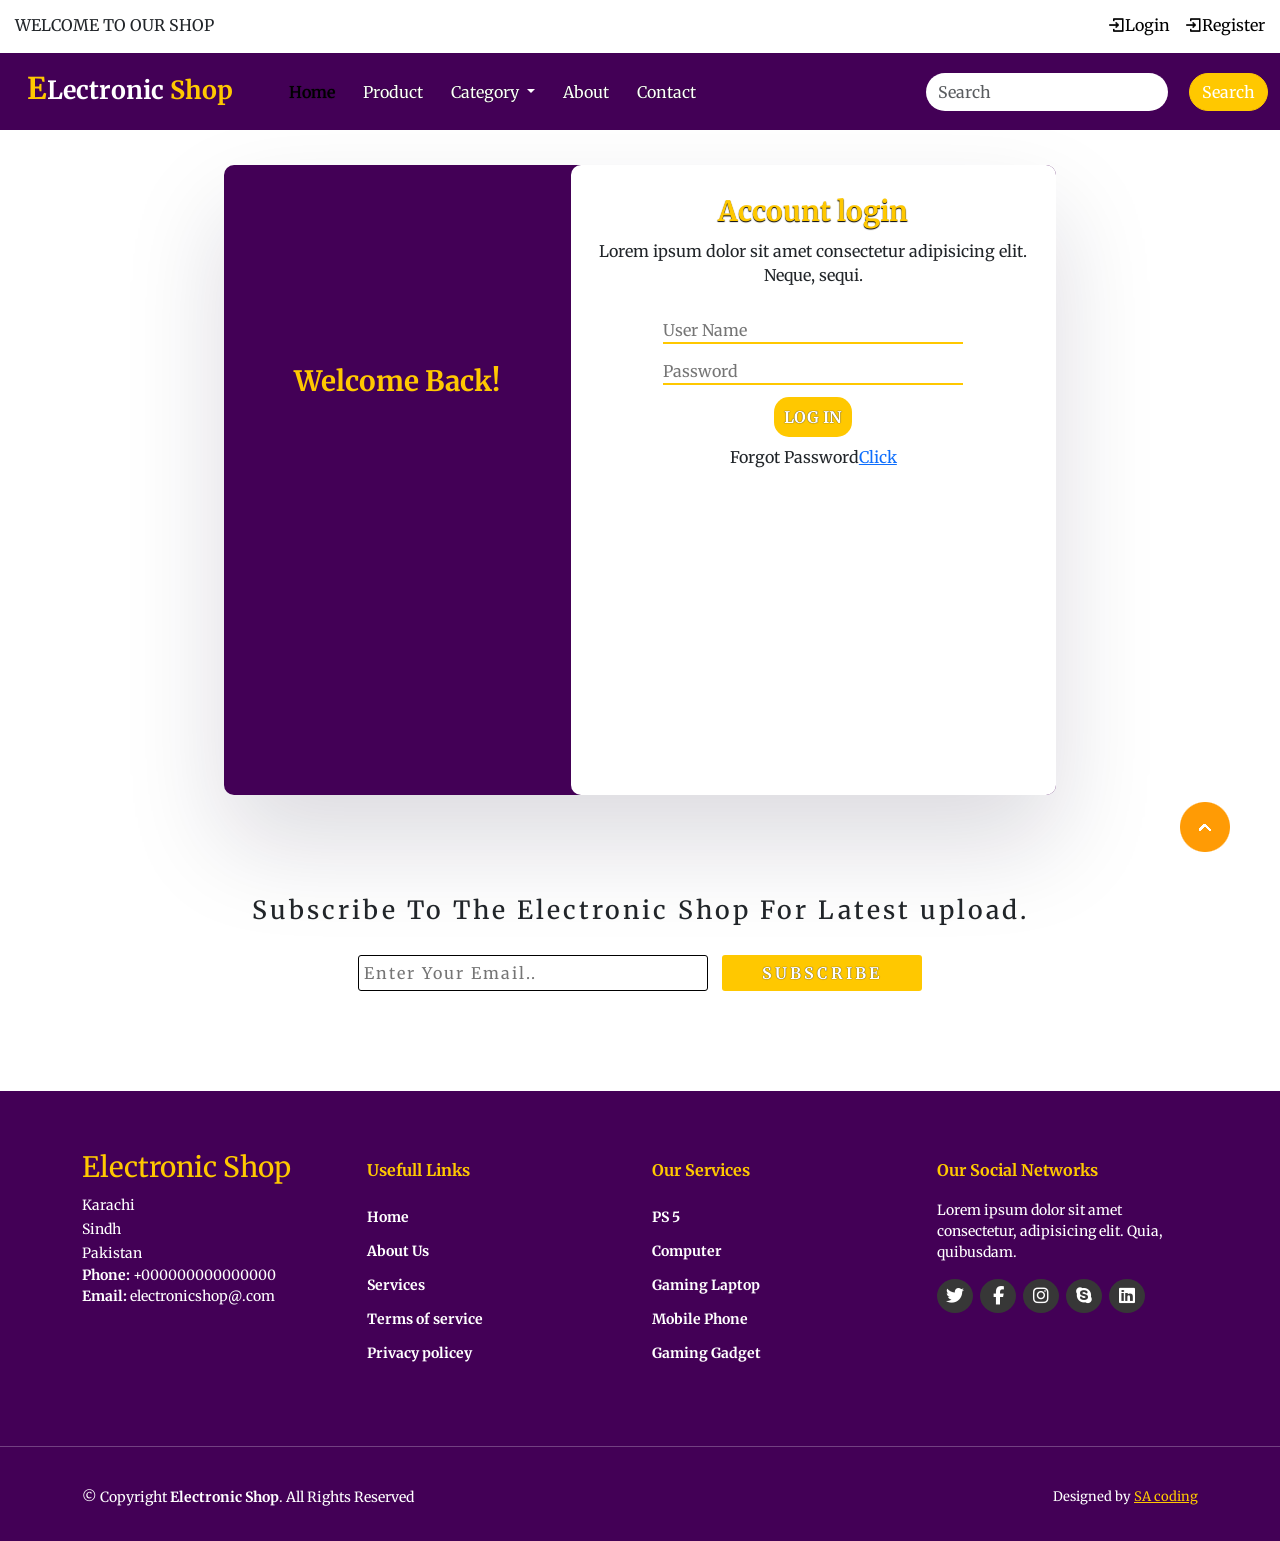
<file: electronic shop/login.html>
<!DOCTYPE html>
<html lang="en">
<head>
    <meta charset="UTF-8">
    <meta http-equiv="X-UA-Compatible" content="IE=edge">
    <meta name="viewport" content="width=device-width, initial-scale=1.0">
    <title>Electronic Shop</title>
    <link rel="stylesheet" href="style.css">
    <link rel="stylesheet" href="https://cdnjs.cloudflare.com/ajax/libs/font-awesome/6.2.0/css/all.min.css">
    <!-- bootstrap links -->
    <link href="https://cdn.jsdelivr.net/npm/bootstrap@5.0.2/dist/css/bootstrap.min.css" rel="stylesheet" integrity="sha384-EVSTQN3/azprG1Anm3QDgpJLIm9Nao0Yz1ztcQTwFspd3yD65VohhpuuCOmLASjC" crossorigin="anonymous">
    <!-- bootstrap links -->
    <!-- fonts links -->
    <link rel="preconnect" href="https://fonts.googleapis.com">
    <link rel="preconnect" href="https://fonts.gstatic.com" crossorigin>
    <link href="https://fonts.googleapis.com/css2?family=Merriweather&display=swap" rel="stylesheet">
    <!-- fonts links -->
</head>
<body>

    <!-- top navbar -->
    <div class="top-navbar">
        <p>WELCOME TO OUR SHOP</p>
        <div class="icons">
            <a href="login.html"><img src="./images/register.png" alt="" width="18px">Login</a>
            <a href="register.html"><img src="./images/register.png" alt="" width="18px">Register</a>
        </div>
    </div>
    <!-- top navbar -->

    <!-- navbar -->
    <nav class="navbar navbar-expand-lg" id="navbar">
        <div class="container-fluid">
          <a class="navbar-brand" href="index.html" id="logo"><span id="span1">E</span>Lectronic <span>Shop</span></a>
          <button class="navbar-toggler" type="button" data-bs-toggle="collapse" data-bs-target="#navbarSupportedContent" aria-controls="navbarSupportedContent" aria-expanded="false" aria-label="Toggle navigation">
            <span><img src="./images/menu.png" alt="" width="30px"></span>
          </button>
          <div class="collapse navbar-collapse" id="navbarSupportedContent">
            <ul class="navbar-nav me-auto mb-2 mb-lg-0">
              <li class="nav-item">
                <a class="nav-link active" aria-current="page" href="index.html">Home</a>
              </li>
              <li class="nav-item">
                <a class="nav-link" href="#">Product</a>
              </li>
              <li class="nav-item dropdown">
                <a class="nav-link dropdown-toggle" href="#" id="navbarDropdown" role="button" data-bs-toggle="dropdown" aria-expanded="false">
                  Category
                </a>
                <ul class="dropdown-menu" aria-labelledby="navbarDropdown" style="background-color: rgb(67 0 86);">
                  <li><a class="dropdown-item" href="#">Samrt Phone</a></li>
                  <li><a class="dropdown-item" href="#">Mobile Phone</a></li>
                  <li><a class="dropdown-item" href="#">Cameras</a></li>
                  <li><a class="dropdown-item" href="#">Fridge</a></li>
                  <li><a class="dropdown-item" href="#">AC</a></li>
                  <li><a class="dropdown-item" href="#">Samrt Watch</a></li>
                  <li><a class="dropdown-item" href="#">Headphone</a></li>
                  <li><a class="dropdown-item" href="#">Laptop</a></li>
                  <li><a class="dropdown-item" href="#">PC Moniter</a></li>
                </ul>
              </li>
              <li class="nav-item">
                <a class="nav-link" href="about.html">About</a>
              </li>
              <li class="nav-item">
                <a class="nav-link" href="contact.html">Contact</a>
              </li>
            </ul>
            <form class="d-flex" id="search">
              <input class="form-control me-2" type="search" placeholder="Search" aria-label="Search">
              <button class="btn btn-outline-success" type="submit">Search</button>
            </form>
          </div>
        </div>
      </nav>
    <!-- navbar -->
    






    
   <div class="container" id="login">
    <div class="row">
        <div class="col-md-5 py-3 py-md-0" id="side1">
            <h3 class="text-center">Welcome Back!</h3>
        </div>
        <div class="col-md-7 py-3 py-md-0" id="side2">
            <h3 class="text-center">Account login</h3>
            <p class="text-center">Lorem ipsum dolor sit amet consectetur adipisicing elit. Neque, sequi.</p>
            <div class="input2 text-center">
            <input type="name" placeholder="User Name">
            <input type="password" placeholder="Password">
            </div>
            <p class="text-center" id="btnlogin"><a href="#">LOG IN</a></p>
            <p class="text-center">Forgot Password<a href="#">Click</a></p>
        </div>

    </div>
   </div>




    
    <!-- newslater -->
    <div class="container" id="newslater" style="margin-top: 100px;">
      <h3 class="text-center">Subscribe To The Electronic Shop For Latest upload.</h3>
      <div class="input text-center">
        <input type="text" placeholder="Enter Your Email..">
        <button id="subscribe">SUBSCRIBE</button>
      </div>
    </div>
    <!-- newslater -->






    <!-- footer -->
    <footer id="footer">
      <div class="footer-top">
        <div class="container">
          <div class="row">

            <div class="col-lg-3 col-md-6 footer-contact">
              <h3>Electronic Shop</h3>
              <p>
                Karachi <br>
                Sindh <br>
                Pakistan <br>
              </p>
              <strong>Phone:</strong> +000000000000000 <br>
              <strong>Email:</strong> electronicshop@.com <br>
            </div>

            <div class="col-lg-3 col-md-6 footer-links">
              <h4>Usefull Links</h4>
             <ul>
              <li><a href="#">Home</a></li>
              <li><a href="#">About Us</a></li>
              <li><a href="#">Services</a></li>
              <li><a href="#">Terms of service</a></li>
              <li><a href="#">Privacy policey</a></li>
             </ul>
            </div>



           

            <div class="col-lg-3 col-md-6 footer-links">
              <h4>Our Services</h4>

             <ul>
              <li><a href="#">PS 5</a></li>
              <li><a href="#">Computer</a></li>
              <li><a href="#">Gaming Laptop</a></li>
              <li><a href="#">Mobile Phone</a></li>
              <li><a href="#">Gaming Gadget</a></li>
             </ul>
            </div>

            <div class="col-lg-3 col-md-6 footer-links">
              <h4>Our Social Networks</h4>
              <p>Lorem ipsum dolor sit amet consectetur, adipisicing elit. Quia, quibusdam.</p>

              <div class="socail-links mt-3">
                <a href="#"><i class="fa-brands fa-twitter"></i></a>
                <a href="#"><i class="fa-brands fa-facebook-f"></i></a>
                <a href="#"><i class="fa-brands fa-instagram"></i></a>
                <a href="#"><i class="fa-brands fa-skype"></i></a>
                <a href="#"><i class="fa-brands fa-linkedin"></i></a>
              </div>
            
            </div>

          </div>
        </div>
      </div>
      <hr>
      <div class="container py-4">
        <div class="copyright">
          &copy; Copyright <strong><span>Electronic Shop</span></strong>. All Rights Reserved
        </div>
        <div class="credits">
          Designed by <a href="#">SA coding</a>
        </div>
      </div>
    </footer>
    <!-- footer -->







    <a href="#" class="arrow"><i><img src="./images/arrow.png" alt=""></i></a>













    <script src="https://cdn.jsdelivr.net/npm/bootstrap@5.0.2/dist/js/bootstrap.bundle.min.js" integrity="sha384-MrcW6ZMFYlzcLA8Nl+NtUVF0sA7MsXsP1UyJoMp4YLEuNSfAP+JcXn/tWtIaxVXM" crossorigin="anonymous"></script>

</body>
</html>
</file>
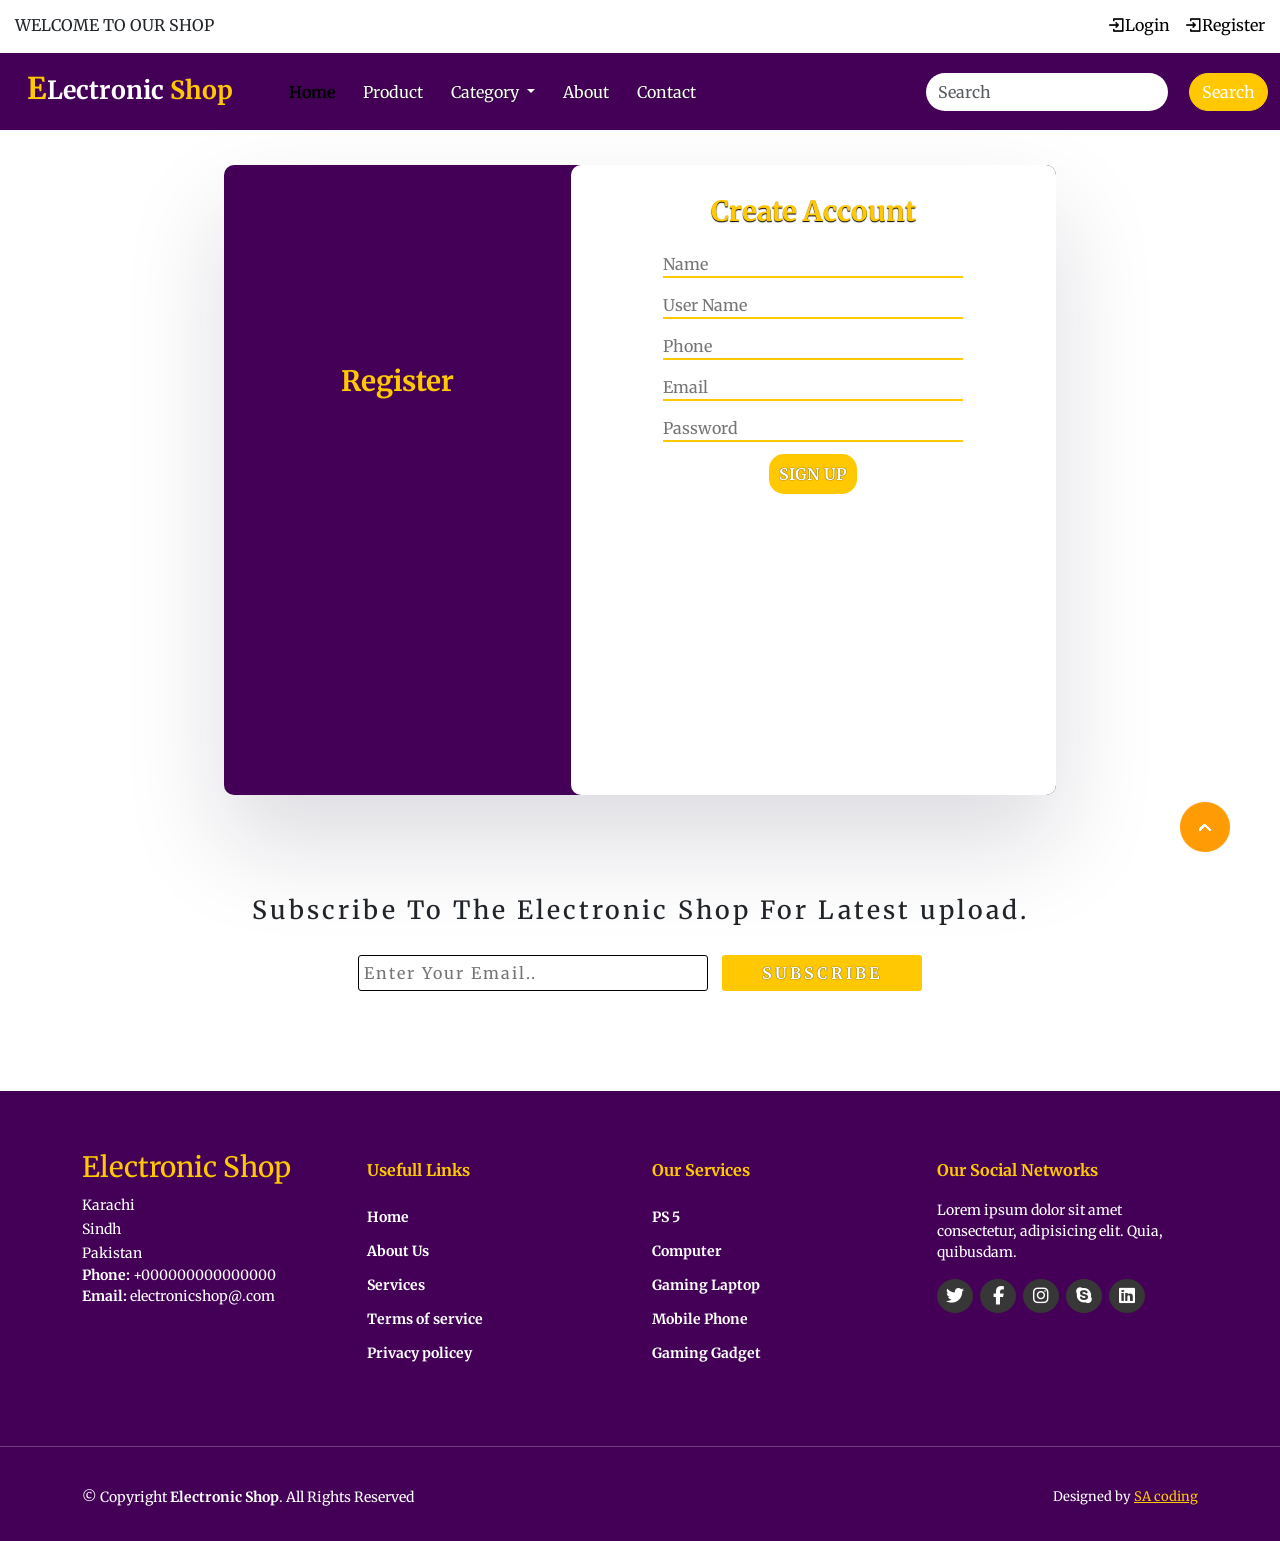
<file: electronic shop/register.html>
<!DOCTYPE html>
<html lang="en">
<head>
    <meta charset="UTF-8">
    <meta http-equiv="X-UA-Compatible" content="IE=edge">
    <meta name="viewport" content="width=device-width, initial-scale=1.0">
    <title>Electronic Shop</title>
    <link rel="stylesheet" href="style.css">
    <link rel="stylesheet" href="https://cdnjs.cloudflare.com/ajax/libs/font-awesome/6.2.0/css/all.min.css">
    <!-- bootstrap links -->
    <link href="https://cdn.jsdelivr.net/npm/bootstrap@5.0.2/dist/css/bootstrap.min.css" rel="stylesheet" integrity="sha384-EVSTQN3/azprG1Anm3QDgpJLIm9Nao0Yz1ztcQTwFspd3yD65VohhpuuCOmLASjC" crossorigin="anonymous">
    <!-- bootstrap links -->
    <!-- fonts links -->
    <link rel="preconnect" href="https://fonts.googleapis.com">
    <link rel="preconnect" href="https://fonts.gstatic.com" crossorigin>
    <link href="https://fonts.googleapis.com/css2?family=Merriweather&display=swap" rel="stylesheet">
    <!-- fonts links -->
</head>
<body>

    <!-- top navbar -->
    <div class="top-navbar">
        <p>WELCOME TO OUR SHOP</p>
        <div class="icons">
            <a href="login.html"><img src="./images/register.png" alt="" width="18px">Login</a>
            <a href="register.html"><img src="./images/register.png" alt="" width="18px">Register</a>
        </div>
    </div>
    <!-- top navbar -->

    <!-- navbar -->
    <nav class="navbar navbar-expand-lg" id="navbar">
        <div class="container-fluid">
          <a class="navbar-brand" href="index.html" id="logo"><span id="span1">E</span>Lectronic <span>Shop</span></a>
          <button class="navbar-toggler" type="button" data-bs-toggle="collapse" data-bs-target="#navbarSupportedContent" aria-controls="navbarSupportedContent" aria-expanded="false" aria-label="Toggle navigation">
            <span><img src="./images/menu.png" alt="" width="30px"></span>
          </button>
          <div class="collapse navbar-collapse" id="navbarSupportedContent">
            <ul class="navbar-nav me-auto mb-2 mb-lg-0">
              <li class="nav-item">
                <a class="nav-link active" aria-current="page" href="index.html">Home</a>
              </li>
              <li class="nav-item">
                <a class="nav-link" href="#">Product</a>
              </li>
              <li class="nav-item dropdown">
                <a class="nav-link dropdown-toggle" href="#" id="navbarDropdown" role="button" data-bs-toggle="dropdown" aria-expanded="false">
                  Category
                </a>
                <ul class="dropdown-menu" aria-labelledby="navbarDropdown" style="background-color: rgb(67 0 86);">
                  <li><a class="dropdown-item" href="#">Samrt Phone</a></li>
                  <li><a class="dropdown-item" href="#">Mobile Phone</a></li>
                  <li><a class="dropdown-item" href="#">Cameras</a></li>
                  <li><a class="dropdown-item" href="#">Fridge</a></li>
                  <li><a class="dropdown-item" href="#">AC</a></li>
                  <li><a class="dropdown-item" href="#">Samrt Watch</a></li>
                  <li><a class="dropdown-item" href="#">Headphone</a></li>
                  <li><a class="dropdown-item" href="#">Laptop</a></li>
                  <li><a class="dropdown-item" href="#">PC Moniter</a></li>
                </ul>
              </li>
              <li class="nav-item">
                <a class="nav-link" href="about.html">About</a>
              </li>
              <li class="nav-item">
                <a class="nav-link" href="contact.html">Contact</a>
              </li>
            </ul>
            <form class="d-flex" id="search">
              <input class="form-control me-2" type="search" placeholder="Search" aria-label="Search">
              <button class="btn btn-outline-success" type="submit">Search</button>
            </form>
          </div>
        </div>
      </nav>
    <!-- navbar -->
    






    
   <div class="container" id="login">
    <div class="row">
        <div class="col-md-5 py-3 py-md-0" id="side1">
            <h3 class="text-center">Register</h3>
        </div>
        <div class="col-md-7 py-3 py-md-0" id="side2">
            <h3 class="text-center">Create Account</h3>
            <div class="input2 text-center">
            <input type="name" placeholder="Name">
            <input type="name" placeholder="User Name">
            <input type="number" placeholder="Phone">
            <input type="email" placeholder="Email">
            <input type="password" placeholder="Password">
            </div>
            <p class="text-center" id="btnlogin"><a href="#">SIGN UP</a></p>
        </div>

    </div>
   </div>




    
    <!-- newslater -->
    <div class="container" id="newslater" style="margin-top: 100px;">
      <h3 class="text-center">Subscribe To The Electronic Shop For Latest upload.</h3>
      <div class="input text-center">
        <input type="text" placeholder="Enter Your Email..">
        <button id="subscribe">SUBSCRIBE</button>
      </div>
    </div>
    <!-- newslater -->






    <!-- footer -->
    <footer id="footer">
      <div class="footer-top">
        <div class="container">
          <div class="row">

            <div class="col-lg-3 col-md-6 footer-contact">
              <h3>Electronic Shop</h3>
              <p>
                Karachi <br>
                Sindh <br>
                Pakistan <br>
              </p>
              <strong>Phone:</strong> +000000000000000 <br>
              <strong>Email:</strong> electronicshop@.com <br>
            </div>

            <div class="col-lg-3 col-md-6 footer-links">
              <h4>Usefull Links</h4>
             <ul>
              <li><a href="#">Home</a></li>
              <li><a href="#">About Us</a></li>
              <li><a href="#">Services</a></li>
              <li><a href="#">Terms of service</a></li>
              <li><a href="#">Privacy policey</a></li>
             </ul>
            </div>



           

            <div class="col-lg-3 col-md-6 footer-links">
              <h4>Our Services</h4>

             <ul>
              <li><a href="#">PS 5</a></li>
              <li><a href="#">Computer</a></li>
              <li><a href="#">Gaming Laptop</a></li>
              <li><a href="#">Mobile Phone</a></li>
              <li><a href="#">Gaming Gadget</a></li>
             </ul>
            </div>

            <div class="col-lg-3 col-md-6 footer-links">
              <h4>Our Social Networks</h4>
              <p>Lorem ipsum dolor sit amet consectetur, adipisicing elit. Quia, quibusdam.</p>

              <div class="socail-links mt-3">
                <a href="#"><i class="fa-brands fa-twitter"></i></a>
                <a href="#"><i class="fa-brands fa-facebook-f"></i></a>
                <a href="#"><i class="fa-brands fa-instagram"></i></a>
                <a href="#"><i class="fa-brands fa-skype"></i></a>
                <a href="#"><i class="fa-brands fa-linkedin"></i></a>
              </div>
            
            </div>

          </div>
        </div>
      </div>
      <hr>
      <div class="container py-4">
        <div class="copyright">
          &copy; Copyright <strong><span>Electronic Shop</span></strong>. All Rights Reserved
        </div>
        <div class="credits">
          Designed by <a href="#">SA coding</a>
        </div>
      </div>
    </footer>
    <!-- footer -->







    <a href="#" class="arrow"><i><img src="./images/arrow.png" alt=""></i></a>













    <script src="https://cdn.jsdelivr.net/npm/bootstrap@5.0.2/dist/js/bootstrap.bundle.min.js" integrity="sha384-MrcW6ZMFYlzcLA8Nl+NtUVF0sA7MsXsP1UyJoMp4YLEuNSfAP+JcXn/tWtIaxVXM" crossorigin="anonymous"></script>

</body>
</html>
</file>
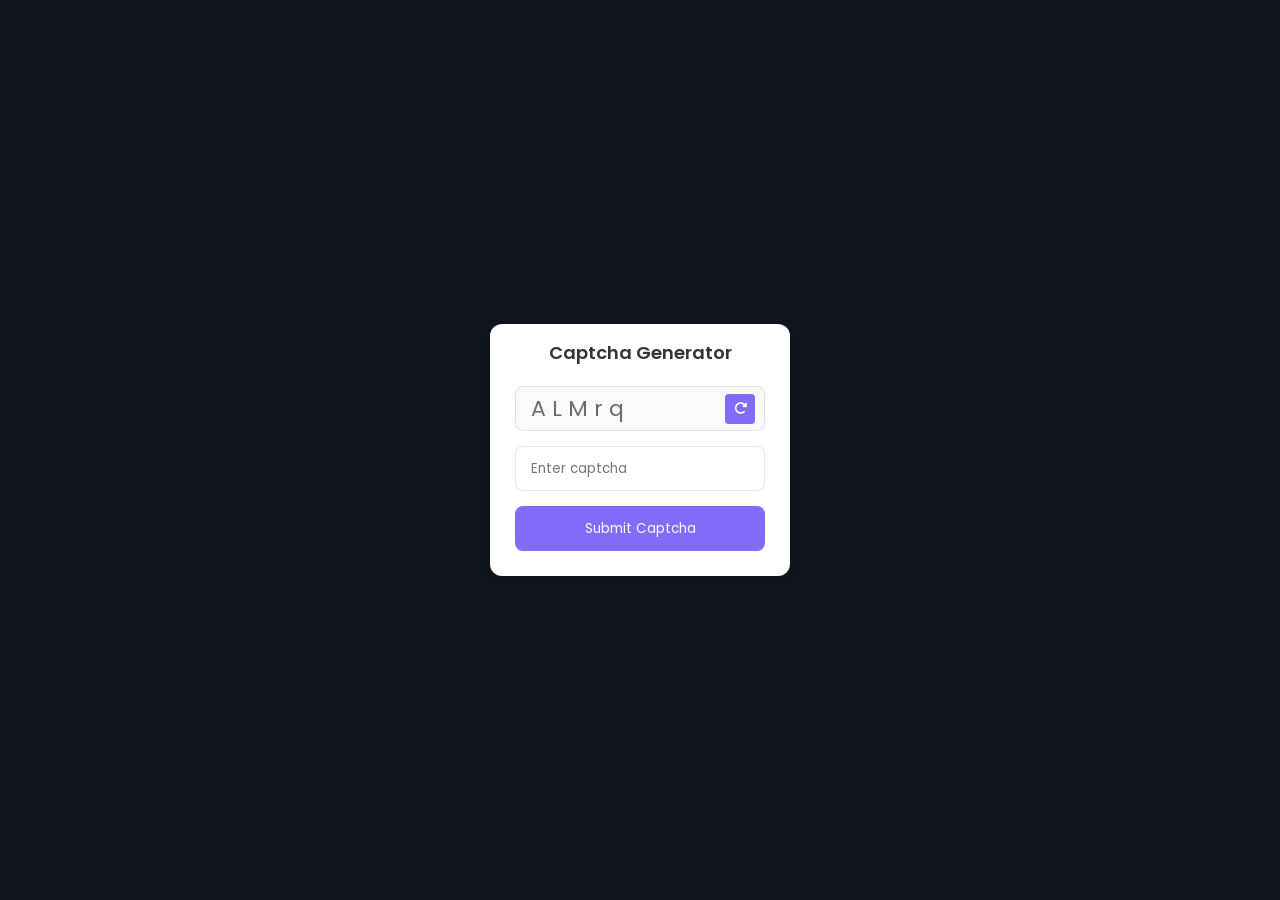
<file: generatorcaptcha/captcha.html>
<!DOCTYPE html>
<html lang="en">
<head>
    <meta charset="UTF-8">
    <meta name="viewport" content="width=device-width, initial-scale=1.0">
    <title>Captcha Generator</title>
    <link rel="stylesheet" href="https://cdnjs.cloudflare.com/ajax/libs/font-awesome/6.4.2/css/all.min.css" integrity="sha512-z3gLpd7yknf1YoNbCzqRKc4qyor8gaKU1qmn+CShxbuBusANI9QpRohGBreCFkKxLhei6S9CQXFEbbKuqLg0DA==" crossorigin="anonymous" referrerpolicy="no-referrer" />
    <link rel="stylesheet" href="captcha.css" />
</head>
<body>
    <div class="container">
        <header> Captcha Generator</header>
        <div class="input_field captch_box">
            <input type="text" value="" disabled />
            <button class="refresh_button">
                <i class="fa-solid fa-rotate-right"></i>
            </button>
        </div>

        <div class="input_field captch_input">
            <input type="text" placeholder="Enter captcha" />
        </div>

        <div class="message">Entered captcha is correct </div>
        <div class="input_field button ">
            <button>Submit Captcha</button>
        </div>

    </div>
    

    <script src="captcha.js"></script>

</body>
</html>
</file>
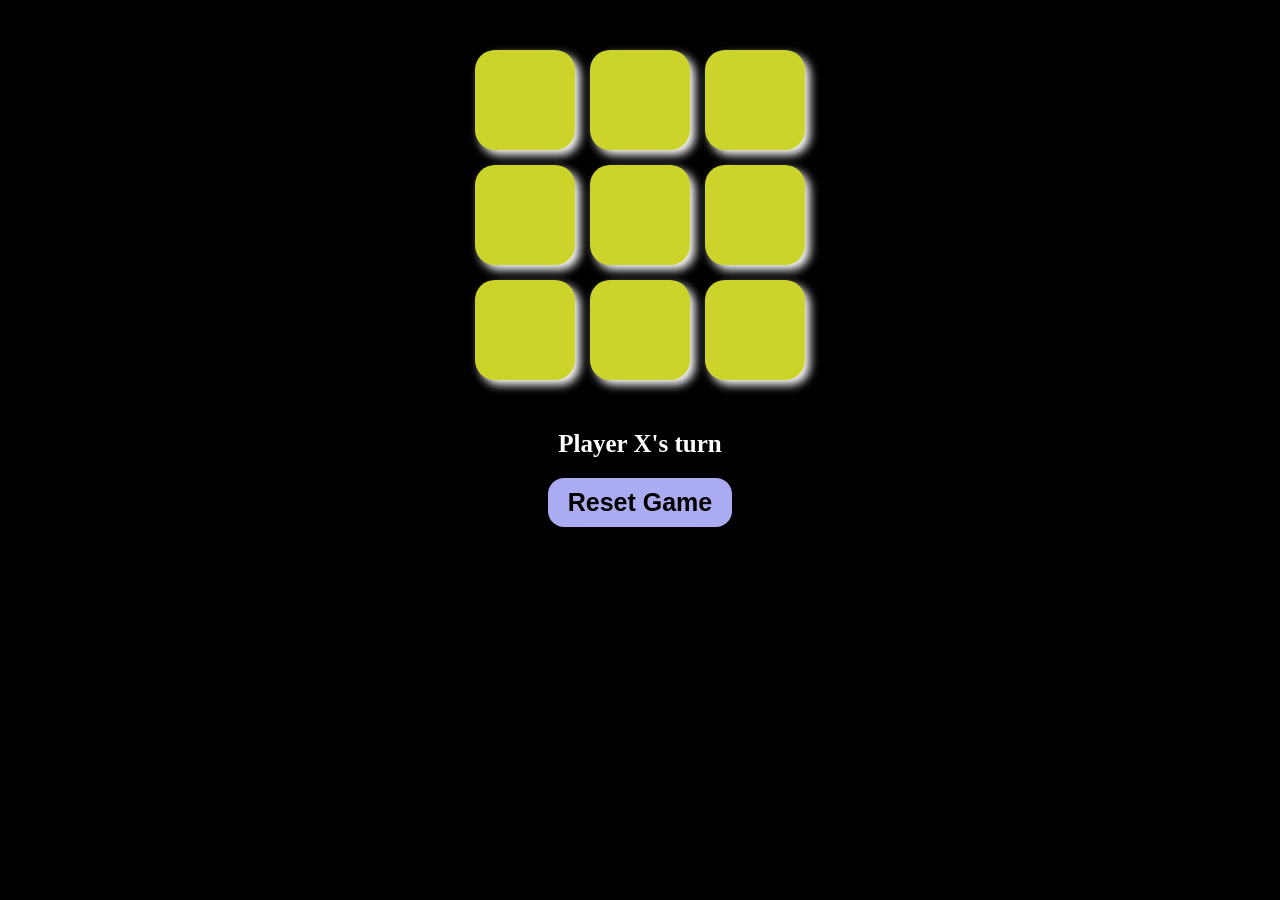
<file: tic tac toe/tic.html>
<!DOCTYPE html>
<html lang="en">
<head>
    <meta charset="UTF-8">
    <meta name="viewport" content="width=device-width, initial-scale=1.0">
    <title> Tic Tac Toe </title>
    <link rel="stylesheet" href="stylet.css"/>                
</head>
<body>
    <div class="game">
        <div class="container">
        <div class="cell" onclick="makeMove(0)"></div>
        <div class="cell" onclick="makeMove(1)"></div>
        <div class="cell" onclick="makeMove(2)"></div>
        <div class="cell" onclick="makeMove(3)"></div>
        <div class="cell" onclick="makeMove(4)"></div>
        <div class="cell" onclick="makeMove(5)"></div>
        <div class="cell" onclick="makeMove(6)"></div>
        <div class="cell" onclick="makeMove(7)"></div>
        <div class="cell" onclick="makeMove(8)"></div>
    </div>
    <div class="statuss">Player X's turn</div>
    <button class="reset-btn" onclick="resetGame()">Reset Game</button>
    </div>


    <script src="scriptt.js"></script>


    
</body>
</html>
</file>
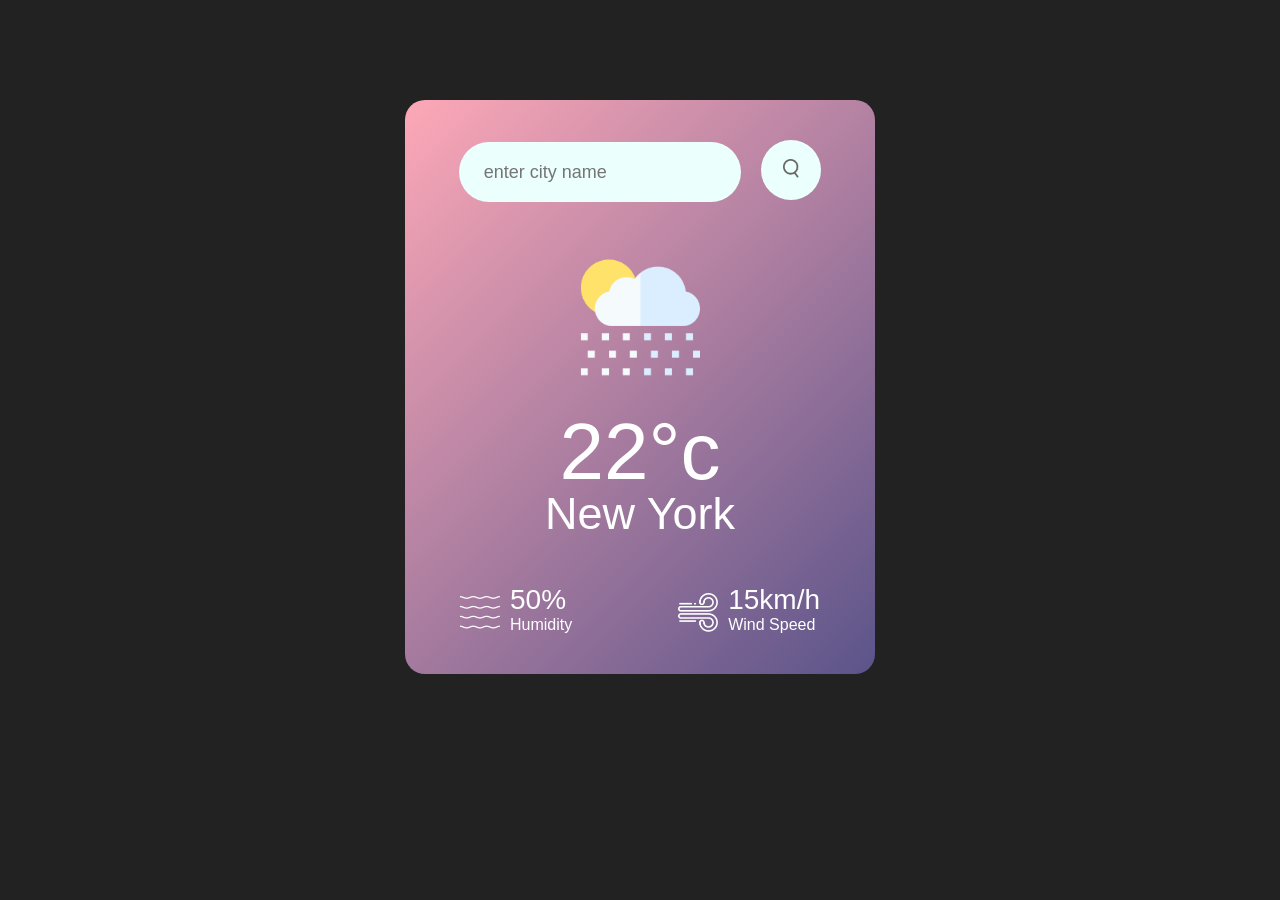
<file: weather app/weather.html>
<!DOCTYPE html>
<html lang="en">
<head>
    <meta charset="UTF-8">
    <meta name="viewport" content="width=device-width, initial-scale=1.0">
    <title>Weather App</title>
    <link rel="stylesheet" href="stylew.css" />
</head>
<body>

    <div class="card">
        <div class="search">
            <input type="text" placeholder="enter city name"
            spellcheck="false">
            <button><img src="images/search.png"></button>
        </div>
        <div class="weather">
            <img src="images/rain.png" class="weather-icon">
            <h1 class="temp">22°c</h1>
            <h2 class="city"> New York</h2>
        </div>
        <div class="details">
            <div class="col">
                <img src="images/humidity.png">
                <div>
                    <p class="humidity">50%</p>
                    <p>Humidity</p>
                </div>
            </div>
            <div class="col">
                <img src="images/wind.png">
                <div>
                    <p class="wind"> 15km/h</p>
                    <p>Wind Speed</p>
                </div>
            </div>
        </div>

    </div>


   <script src="scriptw.js"></script>



    
</body>
</html>
</file>
<file: electronic shop/style.css>
*{
    margin: 0;
    padding: 0;
    box-sizing: border-box;
    outline: none;
    font-family: 'Merriweather', serif;
}
/* top navbar */
.top-navbar{
    display: flex;
    justify-content: space-between;
}
.top-navbar p{
    margin-top: 13px;
    margin-left: 15px;
}
.top-navbar .icons{
    margin-top: 13px;
    margin-right: 15px;
}
.top-navbar a{
    text-decoration: none;
    color: black;
    margin-left: 10px;
}
.top-navbar a img{
    margin-bottom: 3px;
}
.top-navbar a:hover{
    color: black;
}
@media screen and (max-width:400px){
    .top-navbar a{
        font-size: 13px;
    }
    .top-navbar a img{
        width: 15px;
    }
    .top-navbar p{
        font-size: 13px;
    }
}
@media screen and (max-width:320px){
    .top-navbar a{
        font-size: 10px;
    }
    .top-navbar a img{
        width: 13px;
    }
    .top-navbar p{
        font-size: 10px;
    }
}
@media screen and (max-width:318px){
    .top-navbar a{
        font-size: 8px;
        margin-left: 0;
    }
    .top-navbar a img{
        width: 10px;
        margin-left: 0;
    }
    .top-navbar p{
        font-size: 10px;
        margin-top: 20px;
    }
}
/* top navbar */

/* navbar */
#navbar{
    background-color: rgb(67 0 86);
}
#logo{
    margin-left: 15px;
    color: white;
    font-size: 25px;
    font-weight: bold;
    margin-bottom: 6px;
}
#logo span{
    color: #ffc800;
}
#logo #span1{
    font-size: 30px;
}
.navbar-nav{
    margin-left: 20px;
}
.nav-item{
    margin-left: 10px;
}
.nav-item .nav-link{
    color: white;
    margin-left: 2px;
    text-shadow: 0px 0px 1px black;
    transition: 0.5s ease;
}
.nav-item .nav-link:hover{
    color: #ffc800;
}
.dropdown-menu li a{
    color: white;
    transition: 0.5s ease;
}
.dropdown-menu li a:hover{
    background-color: rgb(67 0 86);
    color: #ffc800;
}
#search input{
    border-radius: 50px;
    border: none;
}
#search button{
    border-radius: 50px;
    color: white;
    border: 1px solid #ffc800;
    background-color: #ffc800;
}
/* navbar */




/* home content */
.home{
    width: 100%;
    height: 80vh;
    display: flex;
    align-items: center;
    justify-content: center;
    flex-wrap: wrap;
    position: relative;
    background-color: #a9a9a92b;
    z-index: 0;
}
.home .img{
    flex: 1 1 300px;
}
.home .img img{
    margin-top: 30px;
    width: 100%;
}
.home .content{
    flex: 1 1 400px;
    margin-top: 20px;
}
.content h1{
    color: rgb(67 0 86);
    font-weight: bold;
    margin-left: 23px;
    font-size: 55px;
    text-shadow: -1px 1px 1px black;
}
.content h1 span{
    color: rgb(67 0 86);
    text-shadow: 1px 1px 1px black;
}
#span2{
    color: #ffc800;
}
.content p{
    margin-left: 23px;
}
.btn{
    margin-left: 13px;
}
.btn button{
    width: 150px;
    height: 32px;
    letter-spacing: 3px;
    background-color: rgb(67 0 86);
    color: white;
    border-radius: 5px;
    border: none;
    transition: 0.5s ease;
    cursor: pointer;
}
.btn button:hover{
    background-color: #ffc800;
    color: black;
    border: none;
}
@media screen and (max-width:1200px){
    .home{
        height: 90vh;
    }
}
@media screen and (max-width:799px){
    .home{
        height: 140vh;
    }
}
@media screen and (max-width:550px){
    .home{
        height: 110vh;
    }
}
@media screen and (max-width:420px){
   .content h1{
    font-size: 45px;
   }
}
@media screen and (max-width:320px){
   .content h1{
    font-size: 36px;
   }
}
/* home content */








/* product cards */
#product-cards{
    margin-top: 100px;
}
#product-cards h1{
    color: #ffc800;
    text-shadow: 1px 1px 1px black;
    border-bottom: 2px solid #ffc800;
}
#product-cards .card h3{
    font-size: 20px;
    color: black;
}
#product-cards .card p{
    font-size: 12px;
    margin-top: 5px;
    color: black;
}
.star i{
    margin-left: 5px;
    font-size: 13px;
}
.checked{
    color: #ffc800;
}
#product-cards .card h2{
    font-size: 20px;
    color: black;
    margin-top: 20px;
}
#product-cards .card h2 span{
    float: right;
    color: black;
    cursor: pointer;
}
@media screen and (max-width:1000px){
    #product-cards .card h3{
        font-size: 15px;
    }
}
/* product cards */








/* other cards */
#other-cards{
    margin-top: 30px;
}
#other-cards .card{
    background-color: #a9a9a92b;
}
#other-cards .card h3{
    margin-top: 30px;
    color: black;
    margin-left: 10px;
    letter-spacing: 3px;
}
#other-cards .card h5{
    margin-top: 15px;
    font-weight: 100;
    font-size: 18px;
    color: black;
    margin-left: 10px;
    letter-spacing: 3px;
    border-bottom: 2px solid black;
    width: 220px;
}
#other-cards .card p{
    margin-top: 10px;
    font-weight: 100;
    font-size: 15px;
    color: black;
    margin-left: 10px;
    letter-spacing: 3px;
}
#shopnow{
    width: 130px;
    height: 30px;
    margin-top: 10px;
    margin-left: 10px;
    letter-spacing: 3px;
    color: white;
    background-color: black;
    font-weight: bold;
    border: none;
    cursor: pointer;
}

@media screen and (max-width:1000px){
    #other-cards .card h3{
        margin-top: 5px;
        font-size: 20px;
    }
    #other-cards .card h5{
        margin-top: 5px;
        font-size: 15px;
    }
    #other-cards .card p{
        margin-top: 0px;
    }
    #shopnow{
        margin-top: 0px;
        width: 120px;
        height: 30px;
        font-size: 16px;
    }
}
/* other cards */






/* banner */
.banner{
    margin-top: 60px;
    width: 100%;
    height: 80vh;
    display: flex;
    align-items: center;
    justify-content: center;
    flex-wrap: wrap;
    position: relative;
    background-color: #a9a9a92b;
    z-index: 0;
}
.banner .img{
    flex: 1 1 300px;
}
.banner .img img{
    margin-top: 30px;
    width: 100%;
}
.banner .content{
    flex: 1 1 400px;
    margin-top: 20px;
}
.banner .content h1{
    color: rgb(67 0 86);
    font-weight: bold;
    margin-left: 23px;
    font-size: 55px;
    text-shadow: -1px 1px 1px black;
}
.banner .content h1 span{
    color: rgb(67 0 86);
    text-shadow: 1px 1px 1px black;
}
#span2{
    color: #ffc800;
}
.banner .content p{
    margin-left: 23px;
}
.btn{
    margin-left: 13px;
}
.btn button{
    width: 150px;
    height: 32px;
    letter-spacing: 3px;
    background-color: rgb(67 0 86);
    color: white;
    border-radius: 5px;
    border: none;
    transition: 0.5s ease;
    cursor: pointer;
}
.btn button:hover{
    background-color: #ffc800;
    color: black;
    border: none;
}
@media screen and (max-width:1200px){
    .banner{
        height: 90vh;
    }
}
@media screen and (max-width:799px){
    .banner{
        height: 140vh;
    }
}
@media screen and (max-width:550px){
    .banner{
        height: 110vh;
    }
}
@media screen and (max-width:420px){
   .banner .content h1{
    font-size: 45px;
   }
}
@media screen and (max-width:320px){
   .banner .content h1{
    font-size: 36px;
   }
}
/* banner */









/* other cards */
#other{
    margin-top: 50px;
}
#other .card{
    box-shadow: rgba(17,12,46, 0.15) 0px 48px 100px 0px;
}
#other .card h3{
    margin-top: 10px;
    color: white;
    text-shadow: 1px 1px 1px black;
    letter-spacing: 3px;
    font-weight: bold;
}
#other .card p{
    margin-top: 10px;
    color: white;
    text-shadow: 0px 1px 1px black;
    letter-spacing: 3px;
    font-weight: bold;
}
/* other cards */




/* offer */
#offer{
    margin-top: 100px;
}
#offer i{
    font-size: 32px;
    color: black;
}
/* offer */




/* newslater */
#newslater{
    margin-top: 100px;
}
#newslater h3{
    font-size: 25px;
    letter-spacing: 3px;
}
.input{
    margin-top: 30px;
}
.input input{
    width: 350px;
    height: 36px;
    letter-spacing: 2px;
    border-radius: 3px;
    border:  1px solid black;
    padding-left: 5px;
}
#subscribe{
    width: 200px;
    height: 36px;
    margin-left: 10px;
    border-radius: 3px;
    border: none;
    background-color: #ffc800;
    color: white;
    letter-spacing: 3px;
    font-weight: bold;
    text-shadow: 0px 0px 1px black;
}
@media screen and (max-width:465px){
    .input input{
        width: 280px;
    }
    #subscribe{
        margin-top: 10px;
    }
}
@media screen and (max-width:250px){
    .input input{
        width: 150px;
    }
    #subscribe{
        width: 150px;
    }
}
/* newslater */




/* footer */
#footer{
    padding: 0 0 30px 0px;
    color: white;
    font-size: 14px;
    background-color: rgb(67 0 86);
    margin-top: 100px;
}
#footer .footer-top{
    padding: 60px 0 30px 0;
    background-color: rgb(67 0 86);
    color: white;
}
#footer .footer-top .footer-contact{
    margin-bottom: 30px;
}
#footer .footer-top .footer-contact h3{
    color: #ffc800;
}
#footer .footer-top .footer-contact h4{
    font-size: 22px;
    margin: 0 0 30px 0;
    padding: 2px 0 2px 0;
    line-height: 1;
    font-weight: 700;
}
#footer .footer-top .footer-contact p{
    font-size: 14px;
    line-height: 24px;
    margin-bottom: 0;
    color: white;
}
#footer .footer-top h4{
    font-size: 16px;
    font-weight: bold;
    position: relative;
    padding-bottom: 12px;
}
#footer .footer-top .footer-links{
    margin-bottom: 30px;
    margin-top: 10px;
}
#footer .footer-top .footer-links h4{
    color: #ffc800;
}
#footer .footer-top .footer-links ul{
    list-style: none;
    padding: 0;
    margin: 0;
}
#footer .footer-top .footer-links ul li{
    padding: 10px 0;
    display: flex;
    align-items: center;
}
#footer .footer-top .footer-links ul li a{
    text-decoration: none;
    color: white;
    display: inline-block;
    line-height: 1;
    font-weight: bold;
    transition: 0.5s ease;
}
#footer .footer-top .footer-links ul li a:hover{
    color: #ffc800;
}
#footer .footer-top .socail-links a{
    font-size: 18px;
    display: inline-block;
    text-decoration: none;
    background-color: #373737;
    color: white;
    line-height: 1;
    padding: 8px 0;
    margin-right: 4px;
    border-radius: 50%;
    text-align: center;
    width: 36px;
    transition: 0.5s ease;
}
#footer .footer-top .socail-links a:hover{
    background-color: #ffc800;
    color: white;
}
#footer .copyright{
    text-align: center;
    float: left;
}
#footer .credits{
    float: right;
    text-align: center;
    font-size: 13px;
}
#footer .credits a{
    color: #ffc800;
}
/* footer */




html{
    scroll-behavior: smooth;
}
.arrow{
    position: fixed;
    width: 50px;
    height: 50px;
    bottom: 50px;
    right: 50px;
    text-decoration: none;
    text-align: center;
    line-height: 50px;
}





/* login */
#login{
    width: 65%;
    height: 70vh;
    background-color: rgb(67 0 86);
    margin-top: 35px;
    border-radius: 10px;
    box-shadow: rgba(17,12, 46, 0.15) 0px 48px 100px 0px;
}
#side1 h3{
    color: #ffc800;
    font-weight: bold;
    margin-top: 200px;
}
#side2{
    background-color: white;
    height: 70vh;
    border-radius: 10px;
}
#side2 h3{
    margin-top: 30px;
    color: #ffc800;
    font-weight: bold;
    text-shadow: 0px 1px 1px black;
}
.input2 input{
    margin-top: 15px;
    width: 300px;
    border: none;
    border-bottom: 2px solid #ffc800;
}
.input2 input ::placeholder{
    font-weight: bold;
}
#btnlogin{
    padding-top: 10px;
}
#btnlogin a{
    padding: 10px;
    text-decoration: none;
    border-radius: 15px;
    background-color: #ffc800;
    color: white;
    font-weight: bold;
    border: none;
    text-shadow: 0px 0px 1px black;
}
#side2 p{
    margin-top: 10px;
}
@media screen and (max-width:991px){
    .input2 input{
        width: 250px;
    }
}
@media screen and (max-width:765px){
    .input2 input{
        width: 260px;
    }
    #side2{
        height: 60vh;
    }
}
/* login */




/* about */
#about{
    margin-top: 30px;
}
#about h3{
    font-weight: bold;
    color: #ffc800;
    text-shadow: 0px 1px 1px black;
}
#about button{
    width: 150px;
    height: 36px;
    color: white;
    background-color: rgb(67 0 86);
    border-radius: 5px;
    cursor: pointer;
}
/* about */





/* contact */
#contact{
    margin-top: 50px;
}
#contact .card{
    height: 80px;
    margin-top: 20px;
    box-shadow: rgba(100, 100, 111 ,0.2) 0px 7px 29px 0px;
}
#contact .card i{
    margin-top: 10px;
    margin-left: 10px;
    font-size: 15px;
    color: rgb(67 0 86);
    font-weight: bold;
    letter-spacing: 3px;
}
#contact .card h6{
    margin-left: 10px;
    margin-top: 10px;
    letter-spacing: 3px;
    font-weight: bold;
    color: rgb(67 0 86);
}
.messagebtn button{
    margin-top: 30px;
    width: 200px;
    height: 33px;
    background: transparent;
    border: 2px solid rgb(67 0 86);
    font-weight: bold;
    letter-spacing: 3px;
    transition: 0.5s ease;
    cursor: pointer;
}
.messagebtn button:hover{
    background-color: rgb(67 0 86);
    color: white;
}
/* contact */
</file>
<file: calculator/stylec.css>
@import url("https://fonts.googleapis.com/css2?family=Poppins:ital,wght@0,100;0,200;0,300;0,400;0,500;0,600;0,700;0,800;0,900;1,100;1,200;1,300;1,400;1,500;1,600;1,700;1,800;1,900&display=swap");

*{
    margin: 0;
    padding: 0;
    box-sizing: border-box;
    font-family: 'Poppins',sans-serif;
}
body{
    width: 100%;
    height: 100vh;
    display: flex;
    justify-content: center;
    align-items: center;
    background: linear-gradient(45deg,#0a0a0a,#3a4452);
}
.Calculator{
    border: 1px solid #717377;
    padding: 20px;
    border-radius: 16px;
    background: transparent;
    box-shadow: 0px 3px 15px rgba(113, 115, 119, 0.5);
}
input{
    width: 320px;
    border: none;
    padding: 24px;
    margin: 10px;
    background: transparent;
    box-shadow: 0px 3px 15px rgba(84, 84, 84, 0.1);
    font-size: 40px;
    text-align: right;
    color: #ffffff;
    cursor: pointer;
}
input::placeholder{
    color: #ffffff;
}
button{
    border: none;
    width: 60px;
    height: 60px;
    margin: 10px;
    border-radius: 50%;
    background: transparent;
    color: #ffffff;
    font-size: 20px;
    box-shadow: -8px -8px 15px rgba(255,255, 255, 0.1);
}
.equalBtn{
    background-color: #fb7c14;
}
.operator{
    color: #6dee0a;
}
</file>
<file: generatorcaptcha/captcha.css>
@import url("https://fonts.googleapis.com/css2?family=Poppins:ital,wght@0,100;0,200;0,300;0,400;0,500;0,600;0,700;0,800;0,900;1,100;1,200;1,300;1,400;1,500;1,600;1,700;1,800;1,900&display=swap");

*{
    margin: 0;
    padding: 0;
    box-sizing: border-box;
    font-family: "Poppins",sans-serif;
}
body{
    height: 100vh;
    display: flex;
    align-items: center;
    justify-content: center;
    background: #11131e;
}
.container{
    position: relative;
    max-width: 300px;
    width: 100%;
    border-radius: 12px;
    padding: 15px 25px 25px;
    background: #fff;
    box-shadow: 0 5px 10px rgba(0, 0, 0, 0.1);
}
header{
    color: #333;
    margin-bottom: 20px;
    font-size: 18px;
    font-weight: 600;
    text-align: center;
}
.input_field{
    position: relative;
    height: 45px;
    margin-top: 15px;
    width: 100%;
}
.refresh_button{
    position: absolute;
    top: 50%;
    right: 10px;
    transform: translateY(-50%);
    background: #826afb;
    height: 30px;
    width: 30px;
    border: none;
    border-radius: 4px;
    color: #fff;
    cursor: pointer;
}
.refresh_button:active{
    transform: translateY(-50%)scale(0.98);
}
.input_field input,
.button button{
    height: 100%;
    width: 100%;
    outline: none;
    border: none;
    border-radius: 8px;
}
.input_field input{
    padding: 0 15px;
    border: 1px solid rgba(0, 0, 0, 0.1);
}
.captch_box input{
    color: #6b6b6b;
    font-size: 22px;
    pointer-events: none;
}
.captch_input input:focus{
    box-shadow: 0 1px 1px rgba(0, 0, 0, 0.08);
}
.message{
    font-size: 14px;
    margin: 14px 0;
    color: #826afb;
    display: none;
}
.message.active{
    display:block;
}
.button button{
    background: #826afb;
    color: #fff;
    cursor: pointer;
    user-select: none;
}
.button button:active{
    transform: scale(0.99);
}
.button.disabled{
    opacity: 0.6;
    pointer-events: none;
}
</file>
<file: tic tac toe/stylet.css>
*{
    margin: 0;
    padding: 0;
    box-sizing: border-box;
}
.game{
    display: flex;
    justify-content: center;
    align-items: center;
    flex-direction: column;
}
body{
    background:black;
    color: #fff;
}
.container{
    display: grid;
    grid-template-columns: repeat(3,100px);
    gap: 15px;
    margin-top: 50px;
}
.cell{
    width: 100px;
    height: 100px;
    background-color: #CCD42B;
    border-radius: 20%;
    box-shadow: 5px 5px 10px white;
    font-weight: 700;
    font-size: 35px;
    color: #fff;
    display: flex;
    justify-content: center;
    align-items: center;
}
.statuss{
    margin-top: 50px;
    font-size: 25px;
    font-weight: 600;
}
.reset-btn{
    padding: 10px 20px;
    font-size: 25px;
    font-weight: 600;
    margin-top: 20px;
    border-radius: 1rem;
    background-color: rgb(171, 171, 241);
    border: none;    
}
</file>
<file: weather app/stylew.css>
*{
    margin: 0;
    padding: 0;
    box-sizing: border-box;
    font-family: 'Poppins', sans-serif;
}
body{
    background: #222;
}
.card{
    width: 90%;
    max-width: 470px;
    background: linear-gradient(135deg,rgb(253, 168, 183),#5b548a);
    color: #fff;
    margin: 100px auto 0;
    border-radius: 20px;
    padding: 40px 35px;
    text-align: center;
}
.search input{
    border: 0;
    outline: 0;
    background: #ebfffc;
    color: #555;
    padding: 10px 25px;
    height: 60px;
    border-radius: 30px;
    flex: 1;
    margin-right: 16px;
    font-size: 18px;
}
.search button{
    border: 0;
    outline: 0;
    background: #ebfffc;
    border-radius: 50%;
    width: 60px;
    height:60px;
    cursor: pointer;
}
.search button img{
    width: 16px;   
}
.weather-icon{
    width: 170px;
    margin-top: 30px;
}
.weather h1{
    font-size: 80px;
    font-weight: 500;
}
.weather h2{
    font-size: 45px;
    font-weight: 400;
    margin-top: -10px;
}
.details{
    display: flex;
    align-items: center;
   justify-content: space-between;
   padding: 0 20px;
   margin-top: 50px;
}
.col{
    display: flex;
    align-items: center;
    text-align: left;
}
.col img{
    width: 40px;
    margin-right: 10px;
}
.humidity, .wind{
    font-size: 28px;
    margin-top: -6px;
}
</file>
